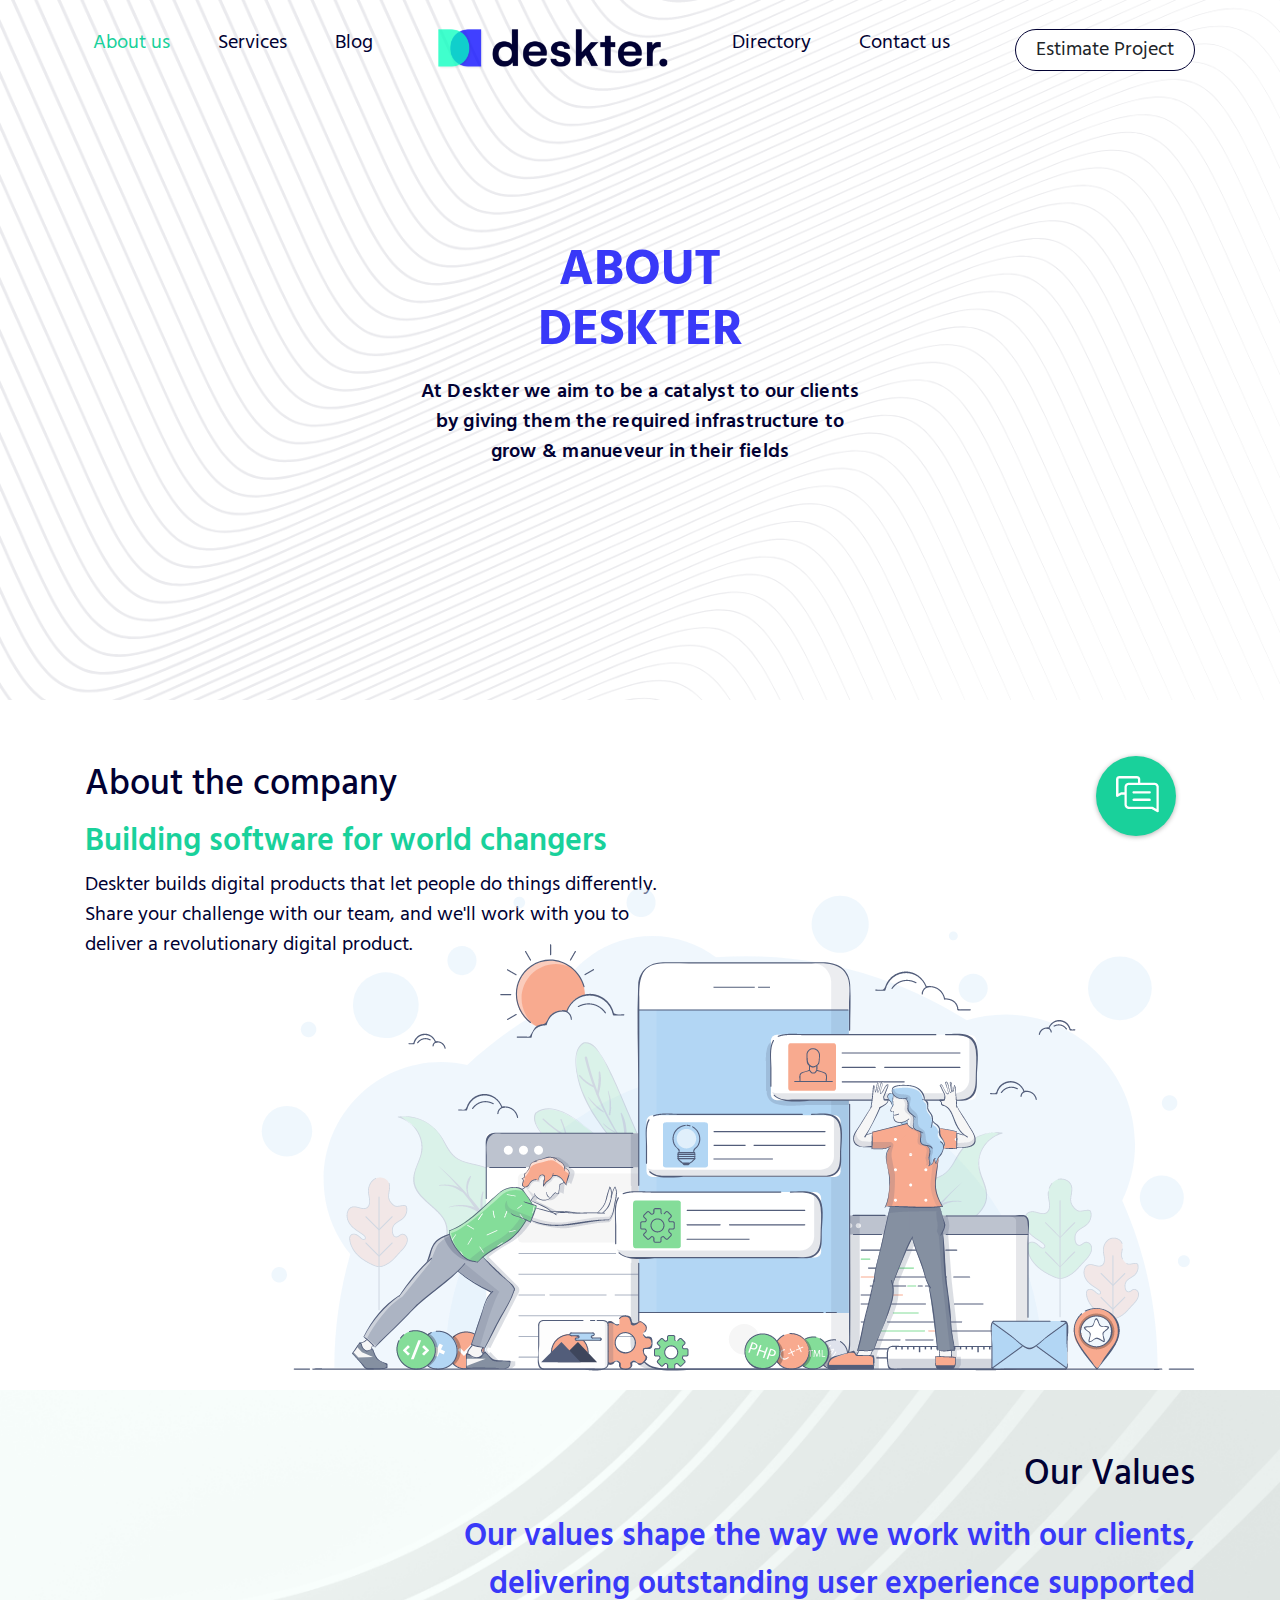
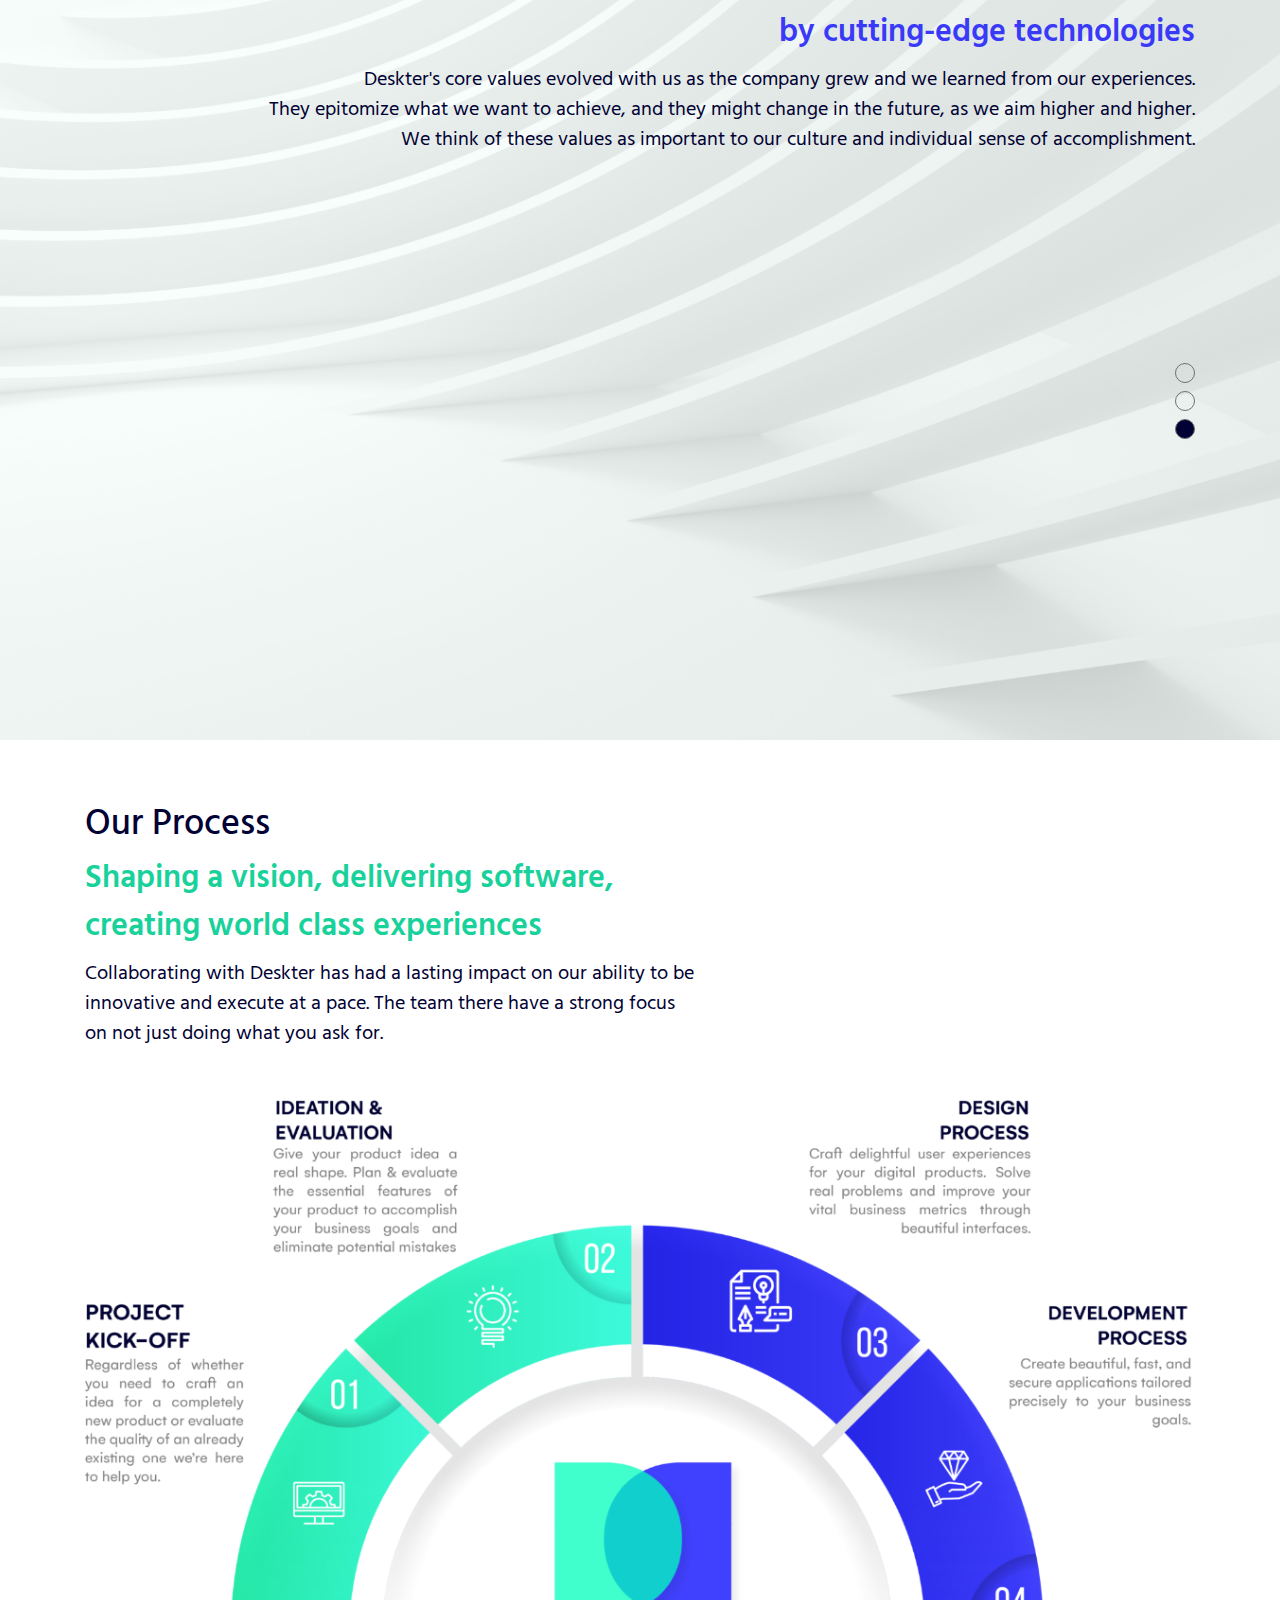
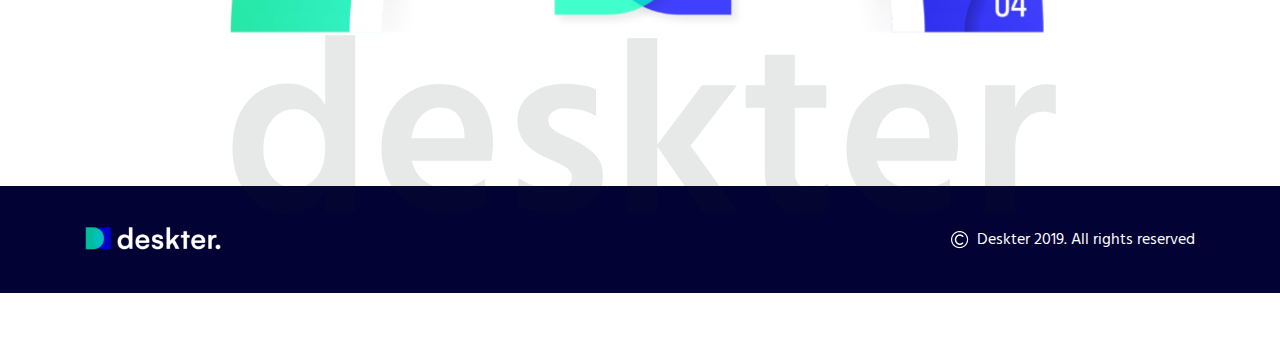
<file: index.html>
<!DOCTYPE html>
<html lang="en">
<head>
    <meta charset="UTF-8">
    <meta name="viewport" content="width=device-width, initial-scale=1.0">
    <meta http-equiv="X-UA-Compatible" content="ie=edge">
    <link rel="stylesheet" href="./css/bootstrap.min.css">
    <link rel="stylesheet" href="./css/style.css">
    <title>Deskter | About us</title>
</head>
<body>
    <header class="header__section">
        <nav class="navbar navbar-expand-lg navbar-light">
            <div class="container">
                <a class="navbar-brand" href="#"><img src="./img/deskter_icon-mobile.png" alt="deskter icon"></a>
                <button class="navbar-toggler" type="button" data-toggle="collapse" data-target="#navbarTogglerDemo02" aria-controls="navbarTogglerDemo02" aria-expanded="false" aria-label="Toggle navigation">
                <span class="navbar-toggler-icon"></span>
                </button>
            
                <div class="collapse navbar-collapse" id="navbarTogglerDemo02">
                <ul class="navbar-nav mr-auto mt-2 mt-lg-0">
                    <li class="nav-item">
                        <a class="nav-link active" href="index.html">About us <span class="sr-only">(current)</span></a>
                    </li>
                    <li class="nav-item">
                        <a class="nav-link" href="services_business.html">Services</a>
                    </li>
                    <li class="nav-item">
                        <a class="nav-link" href="services_technology.html">Blog</a>
                    </li>
                    <li class="nav-item nav-item-icon">
                        <a class="nav-link" href="#"><img src="./img/deskter_icon.png" alt=""></a>
                    </li>
                    <li class="nav-item">
                            <a class="nav-link" href="estimate_technology.html">Directory</a>
                        </li>
                    <li class="nav-item">
                        <a class="nav-link" href="#">Contact us</a>
                    </li>
                </ul>
                    <a href="estimate_business.html"><button class="btn btn-estimate my-2 my-sm-0" type="submit">Estimate Project</button></a>
                </div>
            </div>
        </nav>
        <div class="header__section-text">
            <h1 class="text-center">About <br> Deskter</h1>
            <p class="text-center">At Deskter we aim to be a catalyst to our clients <span class="hide"> <br> </span>
                by giving them the required infrastructure to <span class="hide"> <br> </span>
                grow & manueveur in their fields
            </p>
        </div>
        <div class="chat__icon-wrapper">
            <a href="#"><img src="./img/chat_icon-img.png" alt="" class="m-auto d-block"></a>
        </div>
    </header>
    <section>
        <main class="about__section">
            <div class="container">
                <div class="about__section-wrapper">
                    <h2>About the company</h2>
                    <h3>Building software for world changers</h3>
                    <p>Deskter builds digital products that let people do things differently.<span class="hide"> <br> </span>
                        Share your challenge with our team, and we'll work with you to <span class="hide"> <br> </span>
                        deliver a revolutionary digital product.
                    </p>
                    <div class="about__img-wrapper">
                        <img src="./img/about_img.png" alt="" class="about__img">
                    </div>
                </div>
            </div>
        </main>
        <main class="values__section">
            <div class="container">
                <div class="float-right">
                    <h2>Our Values</h2>
                    <h3>Our values shape the way we work with our clients,<span class="hide"> <br> </span>
                        delivering outstanding user experience supported <span class="hide"> <br> </span>
                        by cutting-edge technologies
                    </h3>
                    <p>Deskter's core values evolved with us as the company grew and we learned from our experiences. <span class="hide"> <br> </span>
                        They epitomize what we want to achieve, and they might change in the future, as we aim higher and higher. <span class="hide"> <br> </span>
                        We think of these values as important to our culture and individual sense of accomplishment.
                    </p>
                </div>
                <div class="float-right div-circle">
                    <div class="circle mb-2 float-right"></div>
                    <div class="circle mb-2 float-right"></div>
                    <div class="circle circle-dark float-right"></div>
                </div>
            </div>
        </main>
        <main class="process__section">
            <div class="container">
                <h2>Our Process</h2>
                <h3>Shaping a vision, delivering software, <span class="hide"> <br> </span>
                    creating world class experiences
                </h3>
                <p>Collaborating with Deskter has had a lasting impact on our ability to be <span class="hide"> <br> </span>
                    innovative and execute at a pace. The team there have a strong focus <span class="hide"> <br> </span>
                    on not just doing what you ask for.
                </p>
                <div class="process__img-wrapper">
                    <img src="./img/process_img.png" alt="">
                    <span class="process__section-deskter">deskter</span>
                </div>
            </div>
        </main>
    </section>
    <footer class="footer__section">
        <div class="container">
            <div class="row footer__section-wrapper">
                <div class="col-md-6 footer__section-icon"><img src="./img/deskter_icon-footer.png" alt=""></div>
                <div class="col-md-6 footer__section-copyright"><img src="./img/copyright_icon.png" alt=""> &nbsp; Deskter 2019. All rights reserved</div>
            </div>
        </div>
    </footer>
</body>
</html>
</file>
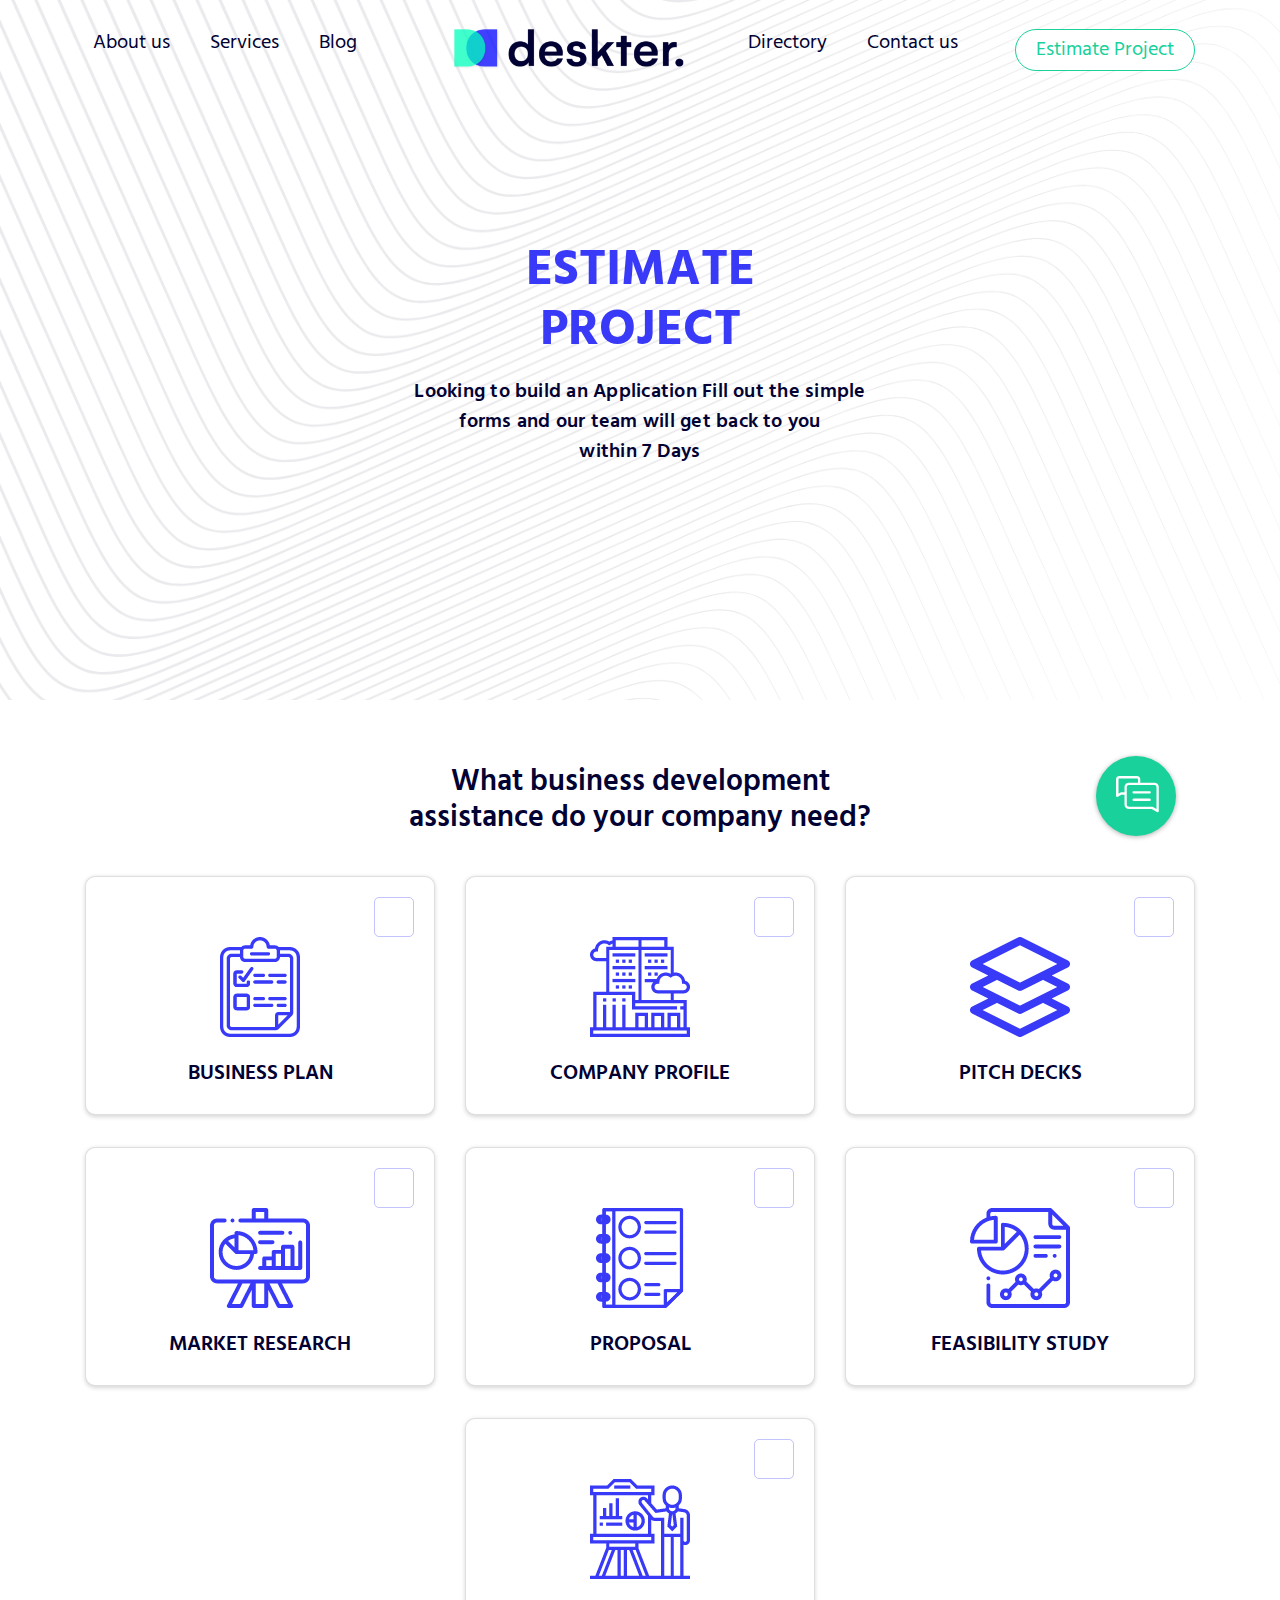
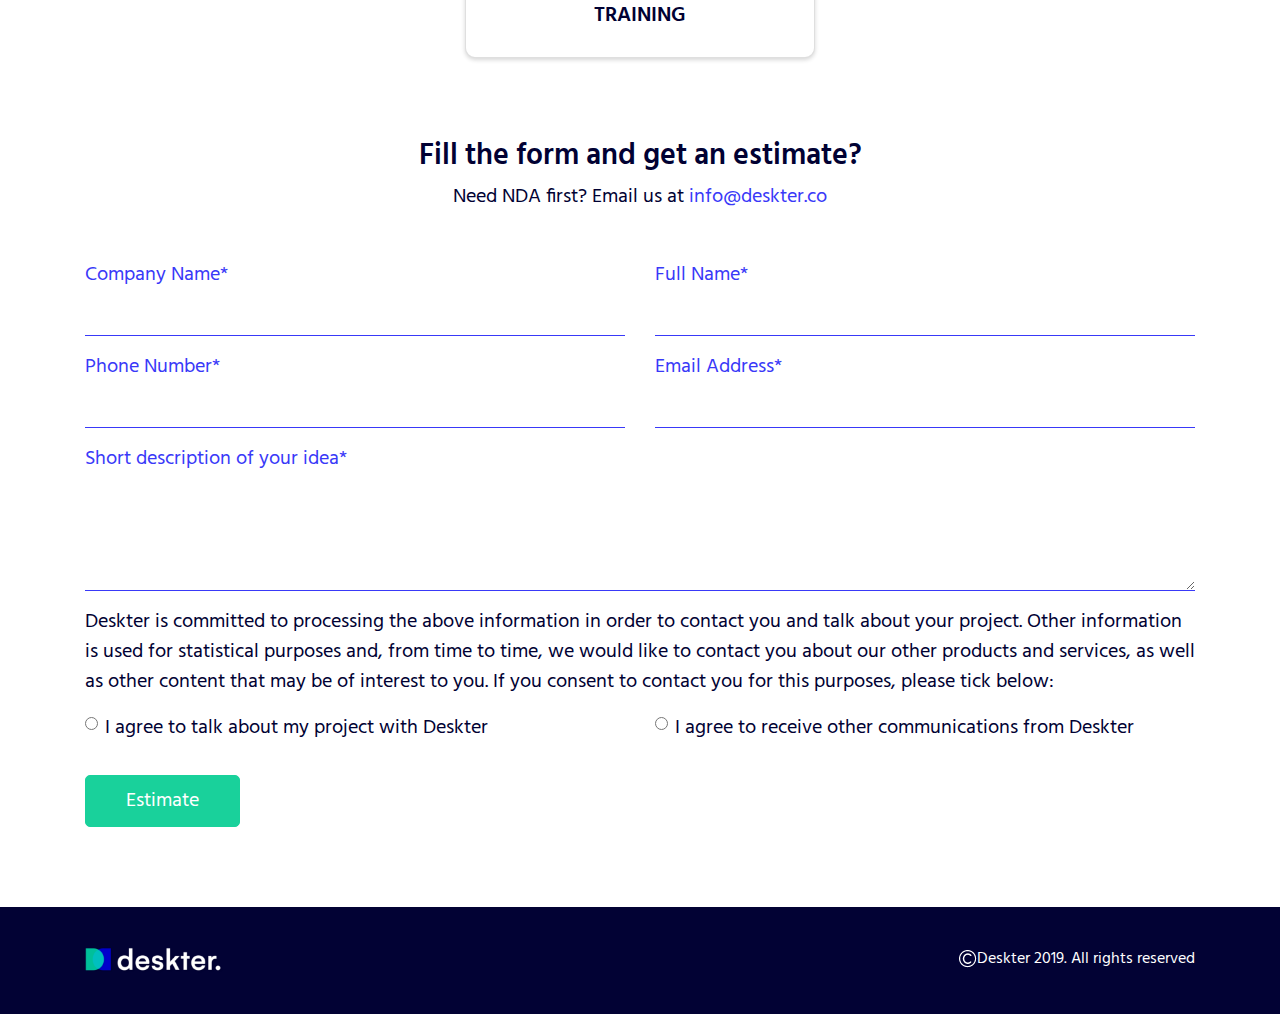
<file: estimate.html>
<!DOCTYPE html>
<html lang="en">
<head>
    <meta charset="UTF-8">
    <meta name="viewport" content="width=device-width, initial-scale=1.0">
    <meta http-equiv="X-UA-Compatible" content="ie=edge">
    <link rel="stylesheet" href="./css/bootstrap.min.css">
    <link rel="stylesheet" href="./css/style.css">
    <title>Deskter | Estimate</title>
</head>
<body>
    <header class="header__section">
        <nav class="navbar navbar-expand-lg navbar-light">
            <div class="container">
                <button class="navbar-toggler" type="button" data-toggle="collapse" data-target="#navbarTogglerDemo02" aria-controls="navbarTogglerDemo02" aria-expanded="false" aria-label="Toggle navigation">
                <span class="navbar-toggler-icon"></span>
                </button>
            
                <div class="collapse navbar-collapse" id="navbarTogglerDemo02">
                <ul class="navbar-nav mr-auto mt-2 mt-lg-0">
                    <li class="nav-item mr-4">
                        <a class="nav-link" href="index.html">About us <span class="sr-only">(current)</span></a>
                    </li>
                    <li class="nav-item mr-4">
                        <a class="nav-link" href="services.html">Services</a>
                    </li>
                    <li class="nav-item">
                        <a class="nav-link" href="#">Blog</a>
                    </li>
                    <li class="nav-item mx-5">
                        <a class="nav-link" href="#"><img src="./img/deskter_icon.png" alt=""></a>
                    </li>
                    <li class="nav-item mr-4">
                            <a class="nav-link" href="#">Directory</a>
                        </li>
                    <li class="nav-item">
                        <a class="nav-link" href="#">Contact us</a>
                    </li>
                </ul>
                <a href="estimate.html"><button class="btn btn-estimate btn-estimate-active active my-2 my-sm-0" type="submit">Estimate Project</button></a>
                </div>
            </div>
        </nav>
        <div class="header__section-text">
            <h1 class="text-center">Estimate <br> Project</h1>
            <p class="text-center">Looking to build an Application Fill out the simple <br> 
                forms and our team will get back to you <br>
                within 7 Days
            </p>
        </div>
        <div class="chat__icon-wrapper">
            <a href="#"><img src="./img/chat_icon-img.png" alt="" class="m-auto d-block"></a>
        </div>
    </header>
    <section>
        <div class="container">
            <main class="what__business">
                <h2 class="text-center">What business development <br>
                    assistance do your company need?
                </h2>
                <div class="row">
                    <div class="col-md-4">
                        <div class="card">
                            <div class="card-body">
                                <div class="rectangle"></div>
                                <img src="./img/estimate_business_plan-img.png" alt="" class="m-auto d-block">
                                <h4 class="text-center">Business Plan</h4>
                            </div>
                        </div>
                    </div>
                    <div class="col-md-4">
                        <div class="card">
                            <div class="card-body">
                                <div class="rectangle"></div>
                                <img src="./img/estimate_company_profile-img.png" alt="" class="m-auto d-block">
                                <h4 class="text-center">Company Profile</h4>
                            </div>
                        </div>
                    </div>
                    <div class="col-md-4">
                        <div class="card">
                            <div class="card-body">
                                <div class="rectangle"></div>
                                <img src="./img/estimate_pitch_decks-img.png" alt="" class="m-auto d-block">
                                <h4 class="text-center">Pitch Decks</h4>
                            </div>
                        </div>
                    </div>
                    <div class="col-md-4">
                        <div class="card">
                            <div class="card-body">
                                <div class="rectangle"></div>
                                <img src="./img/estimate_market_research-img.png" alt="" class="m-auto d-block">
                                <h4 class="text-center">Market Research</h4>
                            </div>
                        </div>
                    </div>
                    <div class="col-md-4">
                        <div class="card">
                            <div class="card-body">
                                <div class="rectangle"></div>
                                <img src="./img/estimate_proposal-img.png" alt="" class="m-auto d-block">
                                <h4 class="text-center">Proposal</h4>
                            </div>
                        </div>
                    </div>
                    <div class="col-md-4">
                        <div class="card">
                            <div class="card-body">
                                <div class="rectangle"></div>
                                <img src="./img/estimate_feasibility_study-img.png" alt="" class="m-auto d-block">
                                <h4 class="text-center">Feasibility Study</h4>
                            </div>
                        </div>
                    </div>
                    <div class="col-md-4"></div>
                    <div class="col-md-4">
                        <div class="card">
                            <div class="card-body">
                                <div class="rectangle"></div>
                                <img src="./img/estimate_training-img.png" alt="" class="m-auto d-block">
                                <h4 class="text-center">Training</h4>
                            </div>
                        </div>
                    </div>
                    <div class="col-md-4"></div>
                </div>
            </main>
            <main class="form__section">
                <div class="form__section-header">
                    <h2>Fill the form and get an estimate?</h2>
                    <p>Need NDA first? Email us at <a href="">info@deskter.co</a> </p>
                </div>
                <div class="form__section-form">
                    <form action="" method="">
                        <div class="row">
                            <div class="col">
                                <div class="form-group">
                                    <label for="">Company Name*</label>
                                    <input type="text" class="form-control">
                                </div>
                            </div>
                            <div class="col">
                                <div class="form-group">
                                    <label for="">Full Name*</label>
                                    <input type="text" class="form-control">
                                </div>
                            </div>
                        </div>
                        <div class="row">
                            <div class="col">
                                <div class="form-group">
                                    <label for="">Phone Number*</label>
                                    <input type="text" class="form-control">
                                </div>
                            </div>
                            <div class="col">
                                <div class="form-group">
                                    <label for="">Email Address*</label>
                                    <input type="text" class="form-control">
                                </div>
                            </div>
                        </div>
                        <div class="row">
                            <div class="col">
                                <div class="form-group">
                                    <label for="">Short description of your idea*</label>
                                    <textarea class="form-control" rows="4"></textarea>
                                </div>
                            </div>
                        </div>
                        <p>Deskter is committed to processing the above information in order to contact you and talk about
                            your project. Other information is used
                            for statistical purposes and, from time to time, we would like to contact you about our other
                            products and services, as well as other
                            content that may be of interest to you. If you consent to contact you for this purposes,
                            please tick below: <br>
                        </p>
                        <div class="row">
                            <div class="col">
                                <div class="form-check">
                                    <input type="radio" class="form-check-input">
                                    <label for="" class="form-check-label">I agree to talk about my project with Deskter</label>
                                </div>
                            </div>
                            <div class="col">
                                <div class="form-check">
                                    <input type="radio" class="form-check-input">
                                    <label for="" class="form-check-label">I agree to receive other communications from Deskter</label>
                                </div>
                            </div>
                        </div>
                        <button type="submit">Estimate</button>
                    </form>
                </div>
            </main>
        </div>
    </section>
    <footer class="footer__section">
        <div class="container">
            <span class="footer__section-icon"><img src="./img/deskter_icon-footer.png" alt=""></span>
            <span class="footer__section-copyright float-right"><img src="./img/copyright_icon.png" alt=""> Deskter 2019. All rights reserved</span>
        </div>
    </footer>
</body>
</html>
</file>
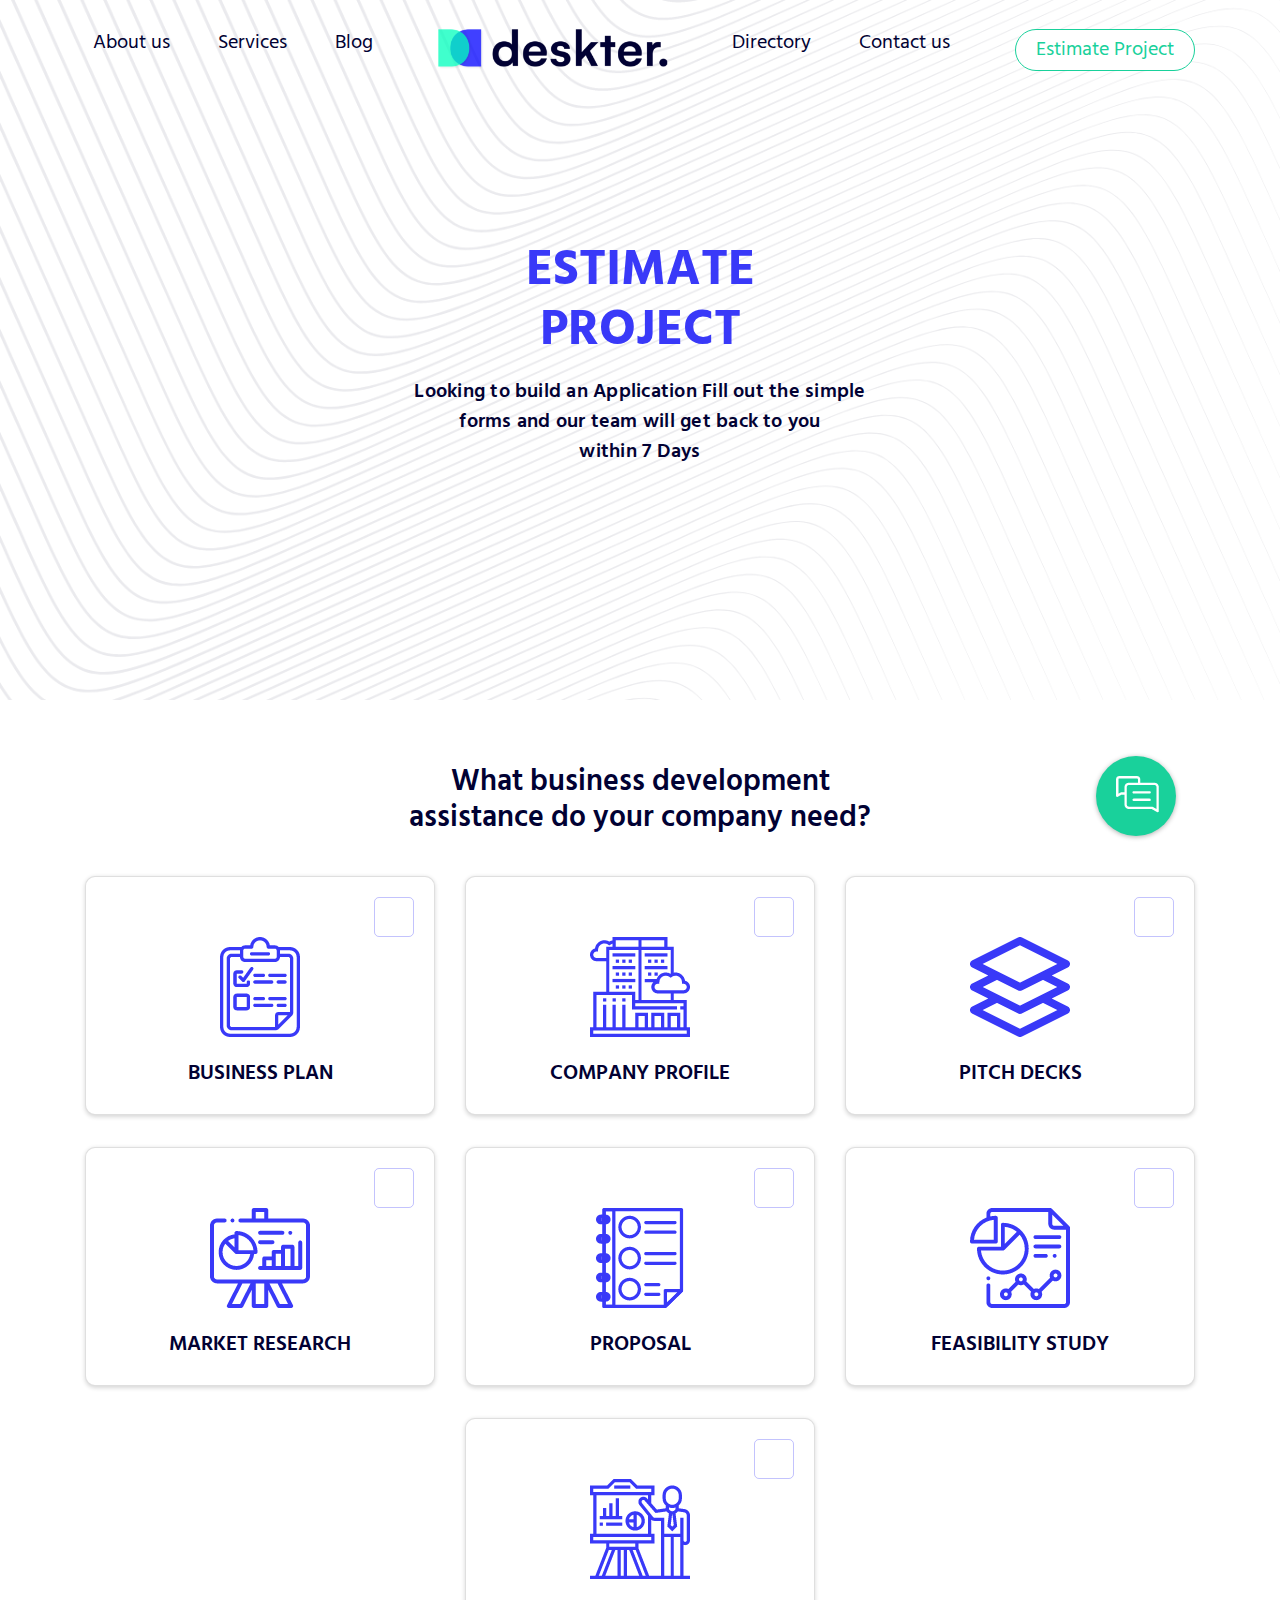
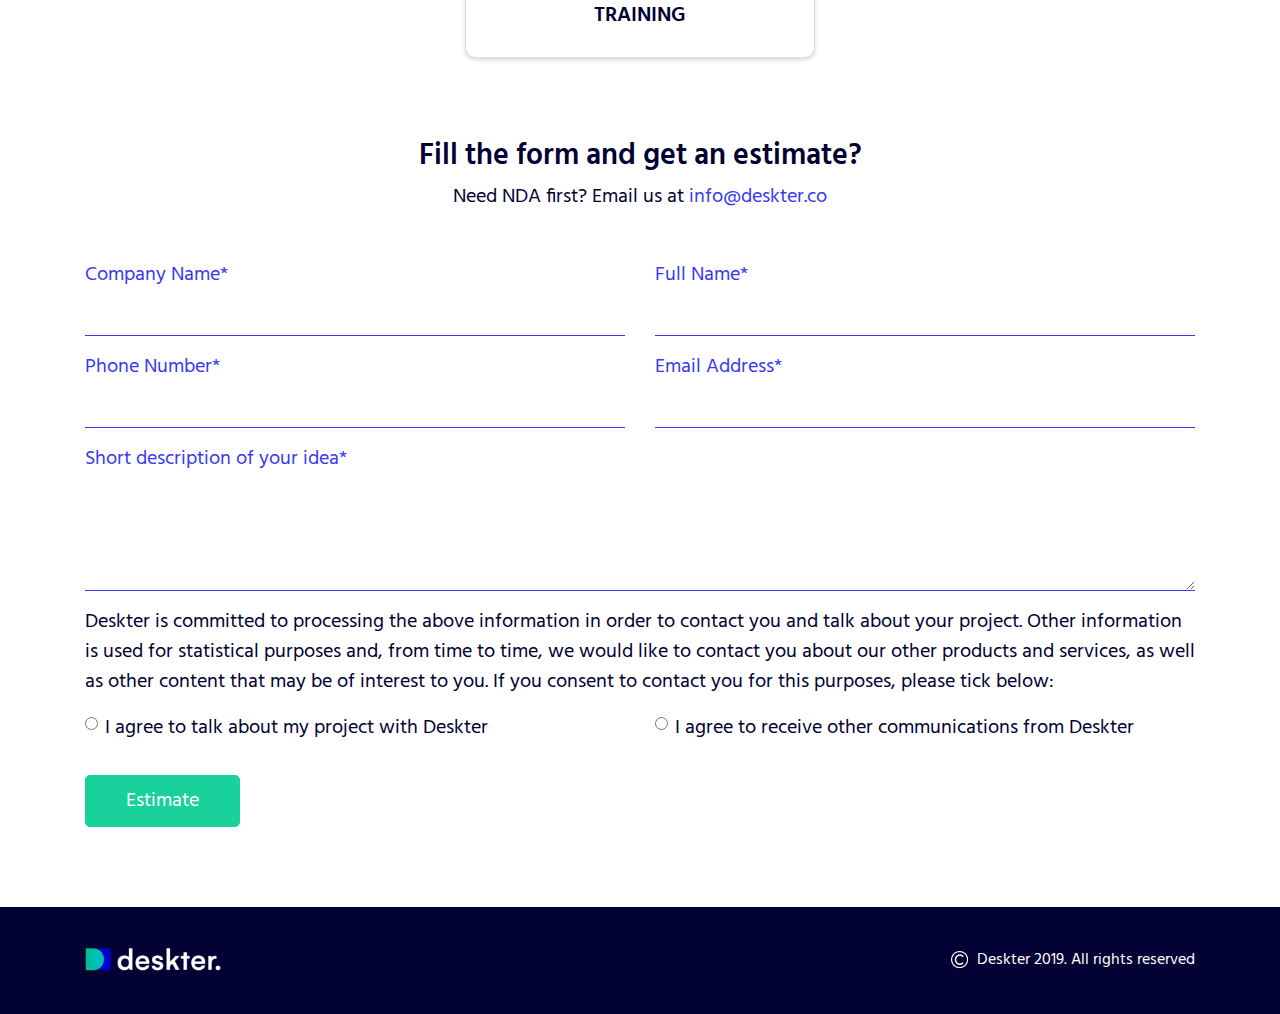
<file: estimate_business.html>
<!DOCTYPE html>
<html lang="en">
<head>
    <meta charset="UTF-8">
    <meta name="viewport" content="width=device-width, initial-scale=1.0">
    <meta http-equiv="X-UA-Compatible" content="ie=edge">
    <link rel="stylesheet" href="./css/bootstrap.min.css">
    <link rel="stylesheet" href="./css/style.css">
    <title>Deskter | Estimate</title>
</head>
<body>
    <header class="header__section">
        <nav class="navbar navbar-expand-lg navbar-light">
            <div class="container">
                <a class="navbar-brand" href="#"><img src="./img/deskter_icon-mobile.png" alt="deskter icon"></a>
                <button class="navbar-toggler" type="button" data-toggle="collapse" data-target="#navbarTogglerDemo02" aria-controls="navbarTogglerDemo02" aria-expanded="false" aria-label="Toggle navigation">
                <span class="navbar-toggler-icon"></span>
                </button>
            
                <div class="collapse navbar-collapse" id="navbarTogglerDemo02">
                <ul class="navbar-nav mr-auto mt-2 mt-lg-0">
                    <li class="nav-item">
                        <a class="nav-link" href="index.html">About us <span class="sr-only">(current)</span></a>
                    </li>
                    <li class="nav-item">
                        <a class="nav-link" href="services_business.html">Services</a>
                    </li>
                    <li class="nav-item">
                        <a class="nav-link" href="services_technology.html">Blog</a>
                    </li>
                    <li class="nav-item nav-item-icon">
                        <a class="nav-link" href="#"><img src="./img/deskter_icon.png" alt=""></a>
                    </li>
                    <li class="nav-item">
                            <a class="nav-link" href="estimate_technology.html">Directory</a>
                        </li>
                    <li class="nav-item">
                        <a class="nav-link" href="#">Contact us</a>
                    </li>
                </ul>
                <a href="estimate_business.html"><button class="btn btn-estimate btn-estimate-active active my-2 my-sm-0" type="submit">Estimate Project</button></a>
                </div>
            </div>
        </nav>
        <div class="header__section-text">
            <h1 class="text-center">Estimate <br> Project</h1>
            <p class="text-center">Looking to build an Application Fill out the simple <span class="hide"> <br> </span>
                forms and our team will get back to you <span class="hide"> <br> </span>
                within 7 Days
            </p>
        </div>
        <div class="chat__icon-wrapper">
            <a href="#"><img src="./img/chat_icon-img.png" alt="" class="m-auto d-block"></a>
        </div>
    </header>
    <section>
        <div class="container">
            <main class="what__business">
                <h2 class="text-center">What business development <br>
                    assistance do your company need?
                </h2>
                <div class="row">
                    <div class="col-md-4">
                        <div class="card">
                            <div class="card-body">
                                <div class="rectangle"></div>
                                <img src="./img/estimate_business_plan-img.png" alt="" class="m-auto d-block">
                                <h4 class="text-center">Business Plan</h4>
                            </div>
                        </div>
                    </div>
                    <div class="col-md-4">
                        <div class="card">
                            <div class="card-body">
                                <div class="rectangle"></div>
                                <img src="./img/estimate_company_profile-img.png" alt="" class="m-auto d-block">
                                <h4 class="text-center">Company Profile</h4>
                            </div>
                        </div>
                    </div>
                    <div class="col-md-4">
                        <div class="card">
                            <div class="card-body">
                                <div class="rectangle"></div>
                                <img src="./img/estimate_pitch_decks-img.png" alt="" class="m-auto d-block">
                                <h4 class="text-center">Pitch Decks</h4>
                            </div>
                        </div>
                    </div>
                    <div class="col-md-4">
                        <div class="card">
                            <div class="card-body">
                                <div class="rectangle"></div>
                                <img src="./img/estimate_market_research-img.png" alt="" class="m-auto d-block">
                                <h4 class="text-center">Market Research</h4>
                            </div>
                        </div>
                    </div>
                    <div class="col-md-4">
                        <div class="card">
                            <div class="card-body">
                                <div class="rectangle"></div>
                                <img src="./img/estimate_proposal-img.png" alt="" class="m-auto d-block">
                                <h4 class="text-center">Proposal</h4>
                            </div>
                        </div>
                    </div>
                    <div class="col-md-4">
                        <div class="card">
                            <div class="card-body">
                                <div class="rectangle"></div>
                                <img src="./img/estimate_feasibility_study-img.png" alt="" class="m-auto d-block">
                                <h4 class="text-center">Feasibility Study</h4>
                            </div>
                        </div>
                    </div>
                    <div class="col-md-4 offset-md-4">
                        <div class="card">
                            <div class="card-body">
                                <div class="rectangle"></div>
                                <img src="./img/estimate_training-img.png" alt="" class="m-auto d-block">
                                <h4 class="text-center">Training</h4>
                            </div>
                        </div>
                    </div>
                </div>
            </main>
            <main class="form__section">
                <div class="form__section-header">
                    <h2>Fill the form and get an estimate?</h2>
                    <p>Need NDA first? Email us at <a href="">info@deskter.co</a> </p>
                </div>
                <div class="form__section-form">
                    <form action="" method="">
                        <div class="row">
                            <div class="col-md-6">
                                <div class="form-group">
                                    <label for="">Company Name*</label>
                                    <input type="text" class="form-control">
                                </div>
                            </div>
                            <div class="col-md-6">
                                <div class="form-group">
                                    <label for="">Full Name*</label>
                                    <input type="text" class="form-control">
                                </div>
                            </div>
                        </div>
                        <div class="row">
                            <div class="col-md-6">
                                <div class="form-group">
                                    <label for="">Phone Number*</label>
                                    <input type="text" class="form-control">
                                </div>
                            </div>
                            <div class="col-md-6">
                                <div class="form-group">
                                    <label for="">Email Address*</label>
                                    <input type="text" class="form-control">
                                </div>
                            </div>
                        </div>
                        <div class="row">
                            <div class="col-md-12">
                                <div class="form-group">
                                    <label for="">Short description of your idea*</label>
                                    <textarea class="form-control" rows="4"></textarea>
                                </div>
                            </div>
                        </div>
                        <p>Deskter is committed to processing the above information in order to contact you and talk about
                            your project. Other information is used
                            for statistical purposes and, from time to time, we would like to contact you about our other
                            products and services, as well as other
                            content that may be of interest to you. If you consent to contact you for this purposes,
                            please tick below: <br>
                        </p>
                        <div class="row">
                            <div class="col-md-6">
                                <div class="form-check">
                                    <input type="radio" class="form-check-input">
                                    <label for="" class="form-check-label">I agree to talk about my project with Deskter</label>
                                </div>
                            </div>
                            <div class="col-md-6">
                                <div class="form-check">
                                    <input type="radio" class="form-check-input">
                                    <label for="" class="form-check-label">I agree to receive other communications from Deskter</label>
                                </div>
                            </div>
                        </div>
                        <button type="submit">Estimate</button>
                    </form>
                </div>
            </main>
        </div>
    </section>
    <footer class="footer__section">
        <div class="container">
            <div class="row footer__section-wrapper">
                <div class="col-md-6 footer__section-icon"><img src="./img/deskter_icon-footer.png" alt=""></div>
                <div class="col-md-6 footer__section-copyright"><img src="./img/copyright_icon.png" alt=""> &nbsp; Deskter 2019. All rights reserved</div>
            </div>
        </div>
    </footer>
</body>
</html>
</file>
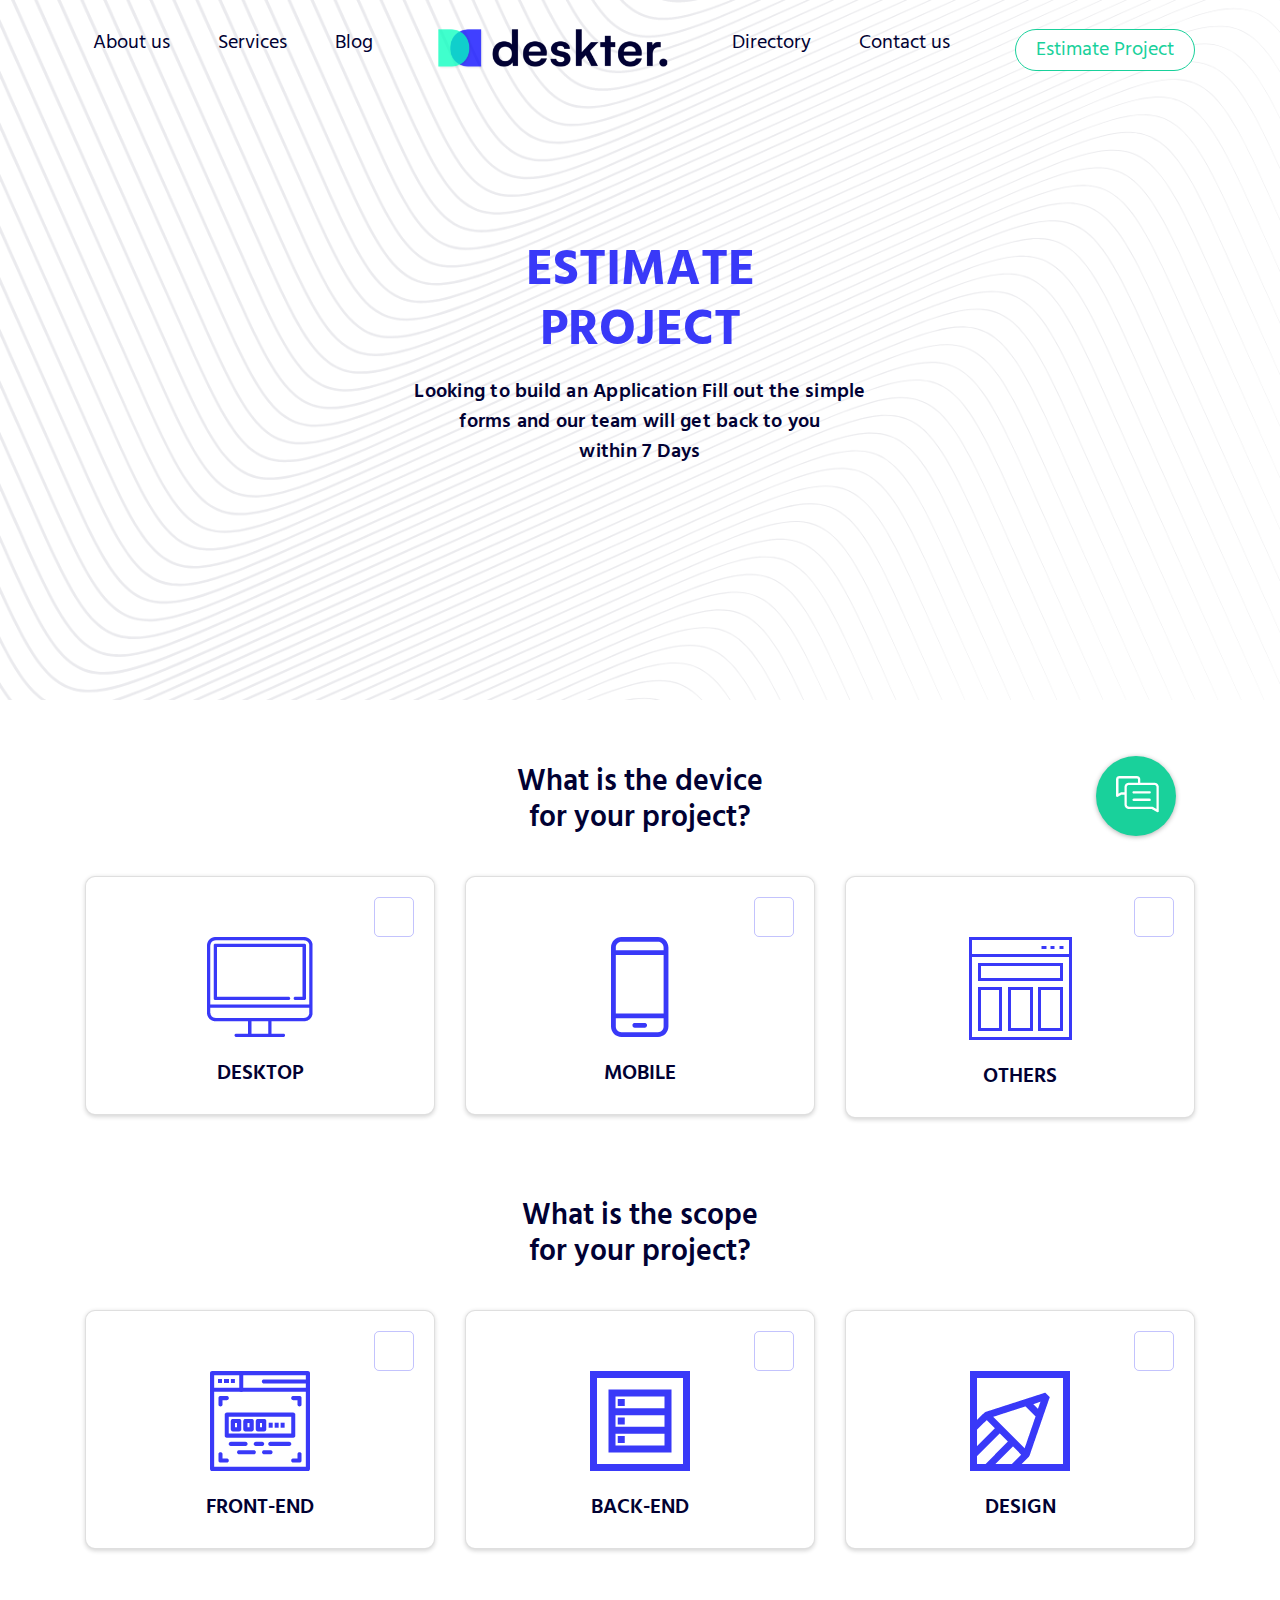
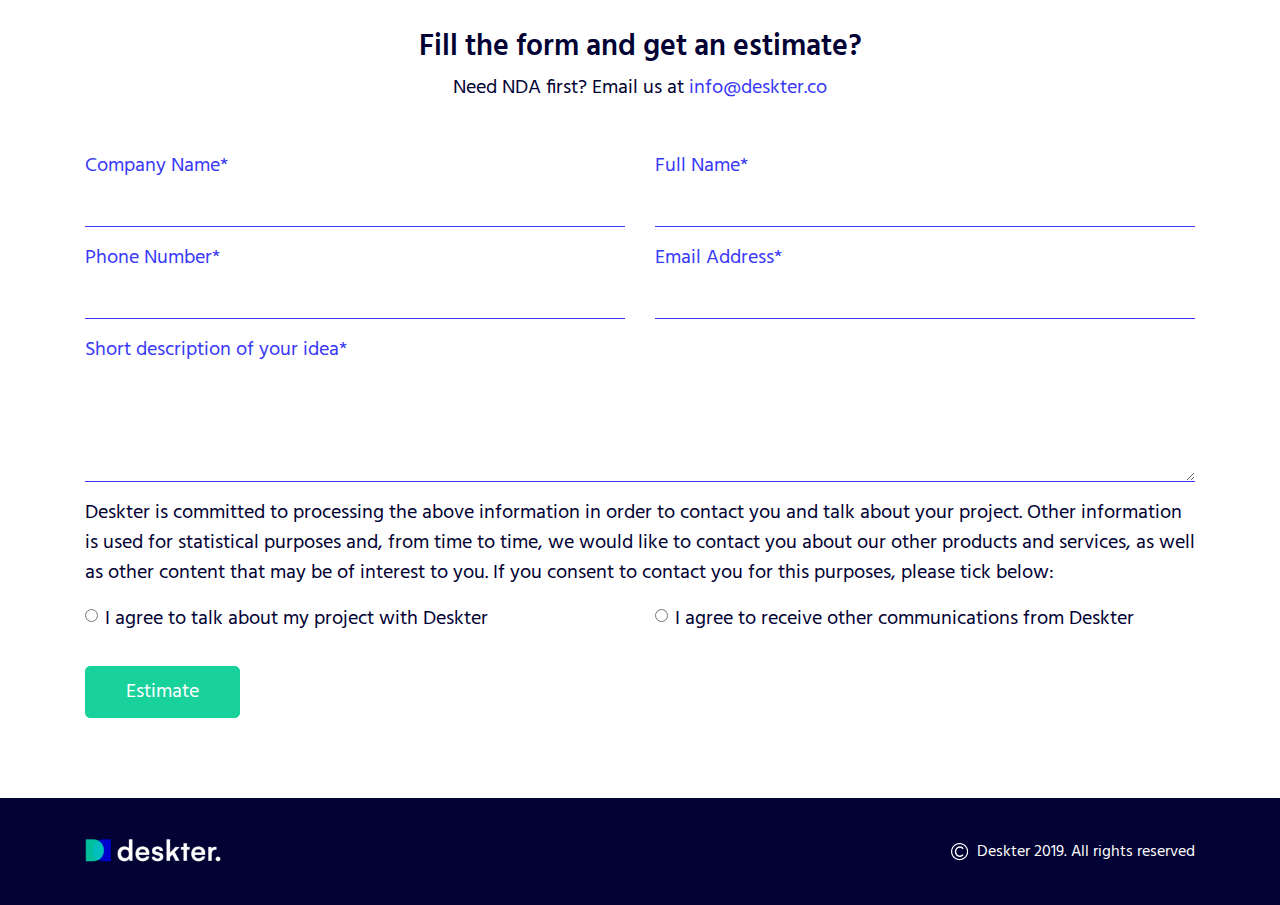
<file: estimate_technology.html>
<!DOCTYPE html>
<html lang="en">
<head>
    <meta charset="UTF-8">
    <meta name="viewport" content="width=device-width, initial-scale=1.0">
    <meta http-equiv="X-UA-Compatible" content="ie=edge">
    <link rel="stylesheet" href="./css/bootstrap.min.css">
    <link rel="stylesheet" href="./css/style.css">
    <title>Deskter | Estimate</title>
</head>
<body>
    <header class="header__section">
        <nav class="navbar navbar-expand-lg navbar-light">
            <div class="container">
                <a class="navbar-brand" href="#"><img src="./img/deskter_icon-mobile.png" alt="deskter icon"></a>
                <button class="navbar-toggler" type="button" data-toggle="collapse" data-target="#navbarTogglerDemo02" aria-controls="navbarTogglerDemo02" aria-expanded="false" aria-label="Toggle navigation">
                <span class="navbar-toggler-icon"></span>
                </button>
            
                <div class="collapse navbar-collapse" id="navbarTogglerDemo02">
                <ul class="navbar-nav mr-auto mt-2 mt-lg-0">
                    <li class="nav-item">
                        <a class="nav-link" href="index.html">About us <span class="sr-only">(current)</span></a>
                    </li>
                    <li class="nav-item">
                        <a class="nav-link" href="services_business.html">Services</a>
                    </li>
                    <li class="nav-item">
                        <a class="nav-link" href="services_technology.html">Blog</a>
                    </li>
                    <li class="nav-item nav-item-icon">
                        <a class="nav-link" href="#"><img src="./img/deskter_icon.png" alt=""></a>
                    </li>
                    <li class="nav-item">
                            <a class="nav-link" href="estimate_technology.html">Directory</a>
                        </li>
                    <li class="nav-item">
                        <a class="nav-link" href="#">Contact us</a>
                    </li>
                </ul>
                <a href="estimate_business.html"><button class="btn btn-estimate btn-estimate-active active my-2 my-sm-0" type="submit">Estimate Project</button></a>
                </div>
            </div>
        </nav>
        <div class="header__section-text">
            <h1 class="text-center">Estimate <br> Project</h1>
            <p class="text-center">Looking to build an Application Fill out the simple <span class="hide"> <br> </span>
                forms and our team will get back to you <span class="hide"> <br> </span>
                within 7 Days
            </p>
        </div>
        <div class="chat__icon-wrapper">
            <a href="#"><img src="./img/chat_icon-img.png" alt="" class="m-auto d-block"></a>
        </div>
    </header>
    <section>
        <div class="container">
            <main class="what__business">
                <h2 class="text-center">What is the device <br>
                    for your project?
                </h2>
                <div class="row">
                    <div class="col-md-4">
                        <div class="card">
                            <div class="card-body">
                                <div class="rectangle"></div>
                                <img src="./img/desktop_img.png" alt="" class="m-auto d-block">
                                <h4 class="text-center">Desktop</h4>
                            </div>
                        </div>
                    </div>
                    <div class="col-md-4">
                        <div class="card">
                            <div class="card-body">
                                <div class="rectangle"></div>
                                <img src="./img/mobile_img.png" alt="" class="m-auto d-block">
                                <h4 class="text-center">Mobile</h4>
                            </div>
                        </div>
                    </div>
                    <div class="col-md-4">
                        <div class="card">
                            <div class="card-body">
                                <div class="rectangle"></div>
                                <img src="./img/others_img.png" alt="" class="m-auto d-block">
                                <h4 class="text-center">Others</h4>
                            </div>
                        </div>
                    </div>
                    <div class="col-md-12">
                        <h2 class="text-center">What is the scope <br>
                            for your project?
                        </h2>
                    </div>
                    <div class="col-md-4">
                        <div class="card">
                            <div class="card-body">
                                <div class="rectangle"></div>
                                <img src="./img/frontend_img.png" alt="" class="m-auto d-block">
                                <h4 class="text-center">Front-end</h4>
                            </div>
                        </div>
                    </div>
                    <div class="col-md-4">
                        <div class="card">
                            <div class="card-body">
                                <div class="rectangle"></div>
                                <img src="./img/backend_img.png" alt="" class="m-auto d-block">
                                <h4 class="text-center">Back-end</h4>
                            </div>
                        </div>
                    </div>
                    <div class="col-md-4">
                        <div class="card">
                            <div class="card-body">
                                <div class="rectangle"></div>
                                <img src="./img/design_img.png" alt="" class="m-auto d-block">
                                <h4 class="text-center">Design</h4>
                            </div>
                        </div>
                    </div>
                </div>
            </main>
            <main class="form__section">
                <div class="form__section-header">
                    <h2>Fill the form and get an estimate?</h2>
                    <p>Need NDA first? Email us at <a href="">info@deskter.co</a> </p>
                </div>
                <div class="form__section-form">
                    <form action="" method="">
                        <div class="row">
                            <div class="col-md-6">
                                <div class="form-group">
                                    <label for="">Company Name*</label>
                                    <input type="text" class="form-control">
                                </div>
                            </div>
                            <div class="col-md-6">
                                <div class="form-group">
                                    <label for="">Full Name*</label>
                                    <input type="text" class="form-control">
                                </div>
                            </div>
                        </div>
                        <div class="row">
                            <div class="col-md-6">
                                <div class="form-group">
                                    <label for="">Phone Number*</label>
                                    <input type="text" class="form-control">
                                </div>
                            </div>
                            <div class="col-md-6">
                                <div class="form-group">
                                    <label for="">Email Address*</label>
                                    <input type="text" class="form-control">
                                </div>
                            </div>
                        </div>
                        <div class="row">
                            <div class="col-md-12">
                                <div class="form-group">
                                    <label for="">Short description of your idea*</label>
                                    <textarea class="form-control" rows="4"></textarea>
                                </div>
                            </div>
                        </div>
                        <p>Deskter is committed to processing the above information in order to contact you and talk about
                            your project. Other information is used
                            for statistical purposes and, from time to time, we would like to contact you about our other
                            products and services, as well as other
                            content that may be of interest to you. If you consent to contact you for this purposes,
                            please tick below: <br>
                        </p>
                        <div class="row">
                            <div class="col-md-6">
                                <div class="form-check">
                                    <input type="radio" class="form-check-input">
                                    <label for="" class="form-check-label">I agree to talk about my project with Deskter</label>
                                </div>
                            </div>
                            <div class="col-md-6">
                                <div class="form-check">
                                    <input type="radio" class="form-check-input">
                                    <label for="" class="form-check-label">I agree to receive other communications from Deskter</label>
                                </div>
                            </div>
                        </div>
                        <button type="submit">Estimate</button>
                    </form>
                </div>
            </main>
        </div>
    </section>
    <footer class="footer__section">
        <div class="container">
            <div class="row footer__section-wrapper">
                <div class="col-md-6 footer__section-icon"><img src="./img/deskter_icon-footer.png" alt=""></div>
                <div class="col-md-6 footer__section-copyright"><img src="./img/copyright_icon.png" alt=""> &nbsp; Deskter 2019. All rights reserved</div>
            </div>
    </footer>
</body>
</html>
</file>
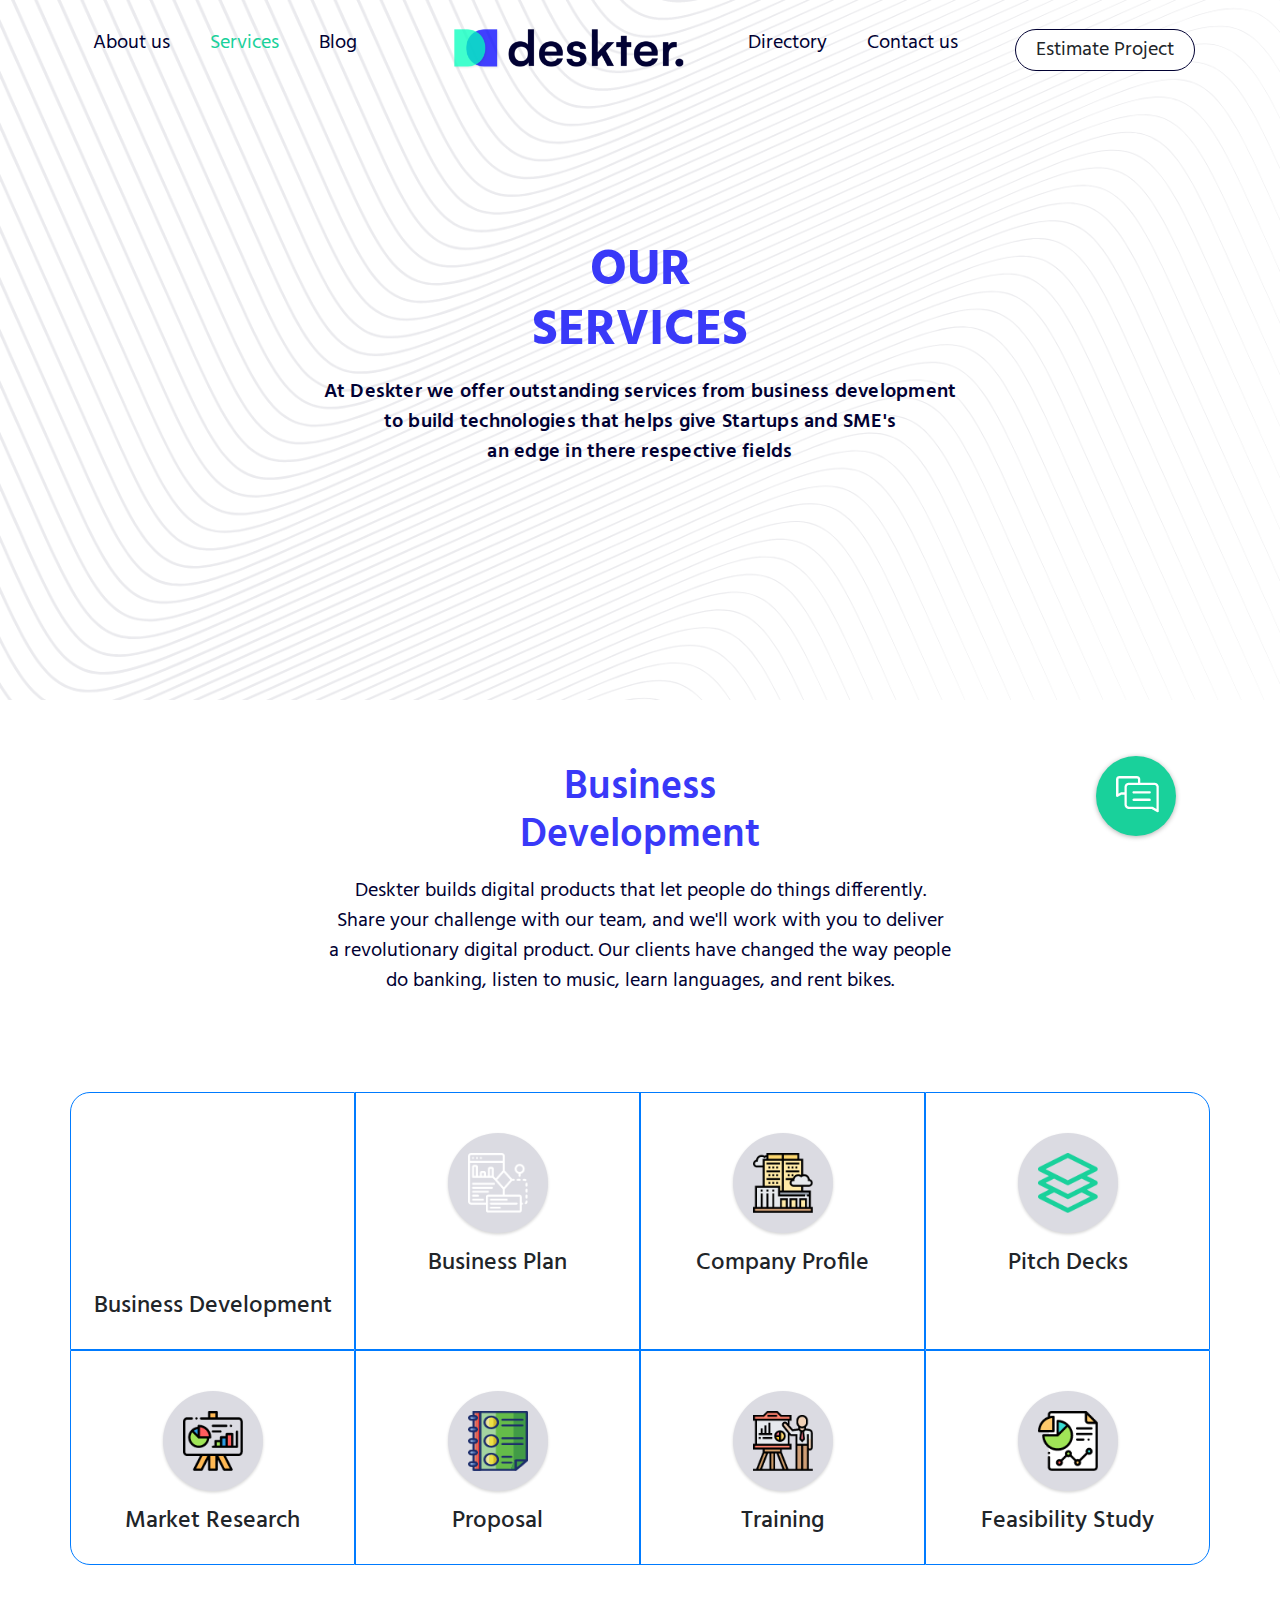
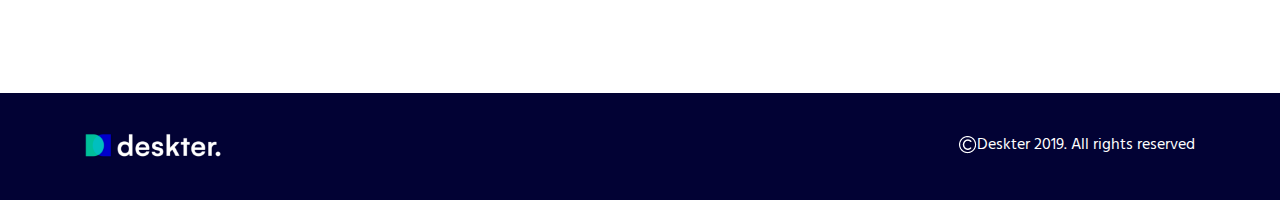
<file: services.html>
<!DOCTYPE html>
<html lang="en">
<head>
    <meta charset="UTF-8">
    <meta name="viewport" content="width=device-width, initial-scale=1.0">
    <meta http-equiv="X-UA-Compatible" content="ie=edge">
    <link rel="stylesheet" href="./css/bootstrap.min.css">
    <link rel="stylesheet" href="./css/style.css">
    <title>Deskter | Services</title>
</head>
<body>
    <header class="header__section">
        <nav class="navbar navbar-expand-lg navbar-light">
            <div class="container">
                <button class="navbar-toggler" type="button" data-toggle="collapse" data-target="#navbarTogglerDemo02" aria-controls="navbarTogglerDemo02" aria-expanded="false" aria-label="Toggle navigation">
                <span class="navbar-toggler-icon"></span>
                </button>
            
                <div class="collapse navbar-collapse" id="navbarTogglerDemo02">
                <ul class="navbar-nav mr-auto mt-2 mt-lg-0">
                    <li class="nav-item mr-4">
                        <a class="nav-link" href="index.html">About us <span class="sr-only">(current)</span></a>
                    </li>
                    <li class="nav-item mr-4">
                        <a class="nav-link active" href="services.html">Services</a>
                    </li>
                    <li class="nav-item">
                        <a class="nav-link" href="#">Blog</a>
                    </li>
                    <li class="nav-item mx-5">
                        <a class="nav-link" href="#"><img src="./img/deskter_icon.png" alt=""></a>
                    </li>
                    <li class="nav-item mr-4">
                            <a class="nav-link" href="#">Directory</a>
                        </li>
                    <li class="nav-item">
                        <a class="nav-link" href="#">Contact us</a>
                    </li>
                </ul>
                <a href="estimate.html"><button class="btn btn-estimate my-2 my-sm-0" type="submit">Estimate Project</button></a>
                </div>
            </div>
        </nav>
        <div class="header__section-text">
            <h1 class="text-center">Our <br> Services</h1>
            <p class="text-center">At Deskter we offer outstanding services from business development <br> 
                to build technologies that helps give Startups and SME's <br>
                an edge in there respective fields
            </p>
        </div>
        <div class="chat__icon-wrapper">
            <a href="#"><img src="./img/chat_icon-img.png" alt="" class="m-auto d-block"></a>
        </div>
    </header>
    <section>
        <div class="container">
            <main class="business__development">
                <h2 class="text-center">Business <br>
                    Development
                </h2>
                <p class="text-center">Deskter builds digital products that let people do things differently. <br>
                    Share your challenge with our team, and we'll work with you to deliver <br>
                    a revolutionary digital product. Our clients have changed the way people <br>
                    do banking, listen to music, learn languages, and rent bikes.
                </p>
            </main>
            <main class="business__development-options">
                <div class="row">
                    <div class="col-md-3 border border-primary">
                        <div class="options__img-wrapper--first">
                            <img src="./img/business_development-img.png" alt="">
                            <h4>Business Development</h4>
                        </div>
                    </div>
                    <div class="col-md-3 border border-primary">
                        <div class="options__img-wrapper">
                            <img src="./img/business_plans-img.png" alt="" class="m-auto d-block">
                        </div>
                        <h4 class="text-center">Business Plan</h4>
                    </div>
                    <div class="col-md-3 border border-primary">
                        <div class="options__img-wrapper">
                            <img src="./img/company_profile-img.png" alt="" class="m-auto d-block">
                        </div>
                        <h4 class="text-center">Company Profile</h4>
                    </div>
                    <div class="col-md-3 border border-primary">
                        <div class="options__img-wrapper">
                            <img src="./img/pitch_decks-img.png" alt="" class="m-auto d-block">
                        </div>
                        <h4 class="text-center">Pitch Decks</h4>
                    </div>
                    <div class="col-md-3 border border-primary">
                        <div class="options__img-wrapper">
                            <img src="./img/market_research-img.png" alt="" class="m-auto d-block">
                        </div>
                        <h4 class="text-center">Market Research</h4>
                    </div>
                    <div class="col-md-3 border border-primary">
                        <div class="options__img-wrapper">
                            <img src="./img/proposal_img.png" alt="" class="m-auto d-block">
                        </div>
                        <h4 class="text-center">Proposal</h4>
                    </div>
                    <div class="col-md-3 border border-primary">
                        <div class="options__img-wrapper">
                            <img src="./img/training_img.png" alt="" class="m-auto d-block">
                        </div>
                        <h4 class="text-center">Training</h4>
                    </div>
                    <div class="col-md-3 border border-primary">
                        <div class="options__img-wrapper">
                            <img src="./img/feasibility_study-img.png" alt="" class="m-auto d-block">
                        </div>
                        <h4 class="text-center">Feasibility Study</h4>
                    </div>
                </div>
            </main>
        </div>
    </section>
    <footer class="footer__section">
        <div class="container">
            <span class="footer__section-icon"><img src="./img/deskter_icon-footer.png" alt=""></span>
            <span class="footer__section-copyright float-right"><img src="./img/copyright_icon.png" alt=""> Deskter 2019. All rights reserved</span>
        </div>
    </footer>
</body>
</html>
</file>
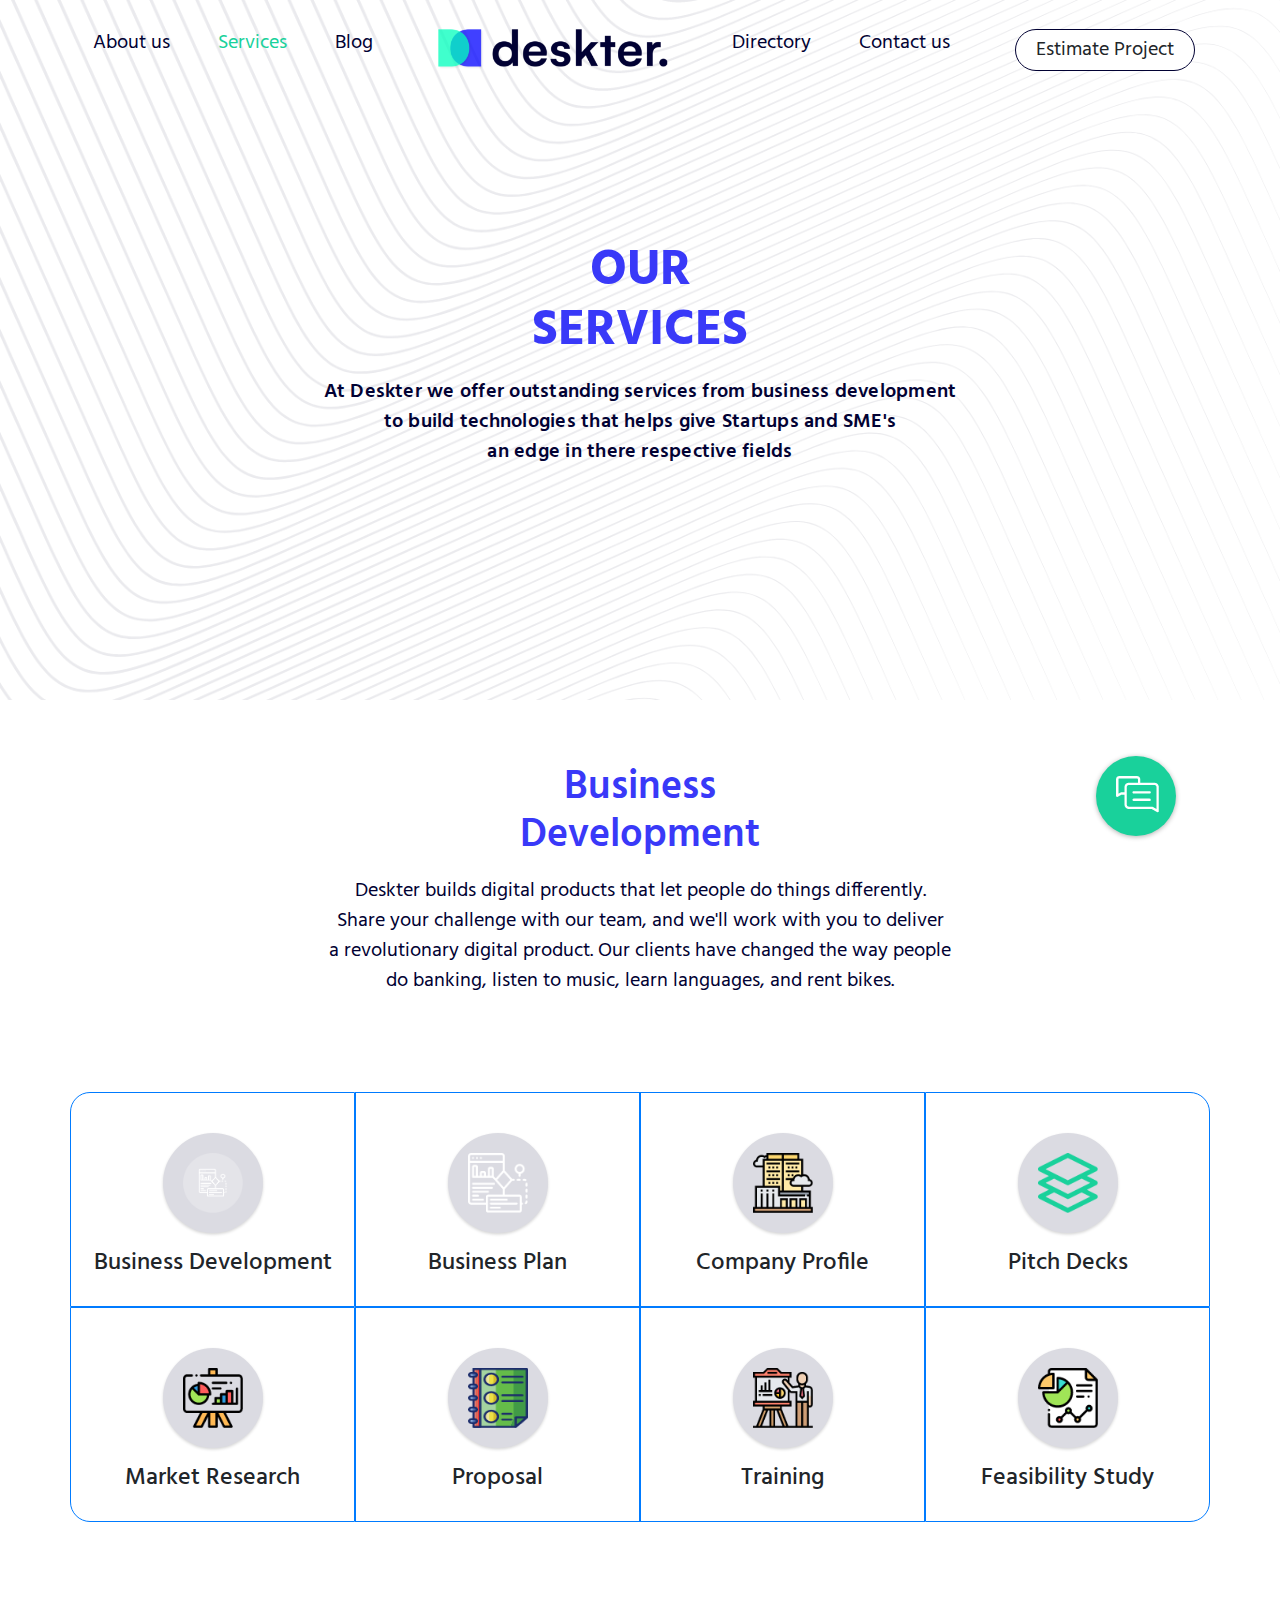
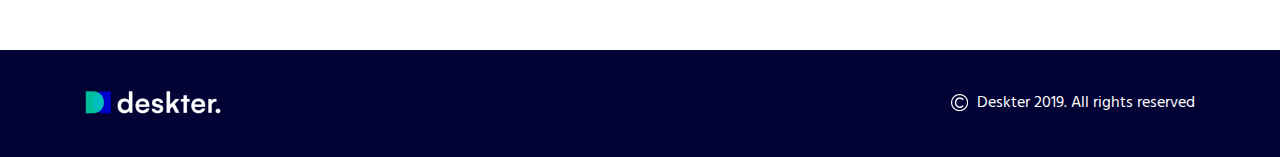
<file: services_business.html>
<!DOCTYPE html>
<html lang="en">
<head>
    <meta charset="UTF-8">
    <meta name="viewport" content="width=device-width, initial-scale=1.0">
    <meta http-equiv="X-UA-Compatible" content="ie=edge">
    <link rel="stylesheet" href="./css/bootstrap.min.css">
    <link rel="stylesheet" href="./css/style.css">
    <title>Deskter | Services</title>
</head>
<body>
    <header class="header__section">
        <nav class="navbar navbar-expand-lg navbar-light">
            <div class="container">
                <a class="navbar-brand" href="#"><img src="./img/deskter_icon-mobile.png" alt="deskter icon"></a>
                <button class="navbar-toggler" type="button" data-toggle="collapse" data-target="#navbarTogglerDemo02" aria-controls="navbarTogglerDemo02" aria-expanded="false" aria-label="Toggle navigation">
                <span class="navbar-toggler-icon"></span>
                </button>
            
                <div class="collapse navbar-collapse" id="navbarTogglerDemo02">
                <ul class="navbar-nav mr-auto mt-2 mt-lg-0">
                    <li class="nav-item">
                        <a class="nav-link" href="index.html">About us <span class="sr-only">(current)</span></a>
                    </li>
                    <li class="nav-item">
                        <a class="nav-link active" href="services_business.html">Services</a>
                    </li>
                    <li class="nav-item">
                        <a class="nav-link" href="services_technology.html">Blog</a>
                    </li>
                    <li class="nav-item nav-item-icon">
                        <a class="nav-link" href="#"><img src="./img/deskter_icon.png" alt=""></a>
                    </li>
                    <li class="nav-item">
                            <a class="nav-link" href="estimate_technology.html">Directory</a>
                        </li>
                    <li class="nav-item">
                        <a class="nav-link" href="#">Contact us</a>
                    </li>
                </ul>
                <a href="estimate_business.html"><button class="btn btn-estimate my-2 my-sm-0" type="submit">Estimate Project</button></a>
                </div>
            </div>
        </nav>
        <div class="header__section-text">
            <h1 class="text-center">Our <br> Services</h1>
            <p class="text-center">At Deskter we offer outstanding services from business development <span class="hide"> <br> </span>
                to build technologies that helps give Startups and SME's <span class="hide"> <br> </span>
                an edge in there respective fields
            </p>
        </div>
        <div class="chat__icon-wrapper">
            <a href="#"><img src="./img/chat_icon-img.png" alt="" class="m-auto d-block"></a>
        </div>
    </header>
    <section>
        <div class="container">
            <main class="business__development">
                <h2 class="text-center">Business <br>
                    Development
                </h2>
                <p class="text-center">Deskter builds digital products that let people do things differently. <span class="hide"> <br> </span>
                    Share your challenge with our team, and we'll work with you to deliver <span class="hide"> <br>
                    a revolutionary digital product. Our clients have changed the way people <span class="hide"> <br> </span>
                    do banking, listen to music, learn languages, and rent bikes.
                </p>
            </main>
            <main class="business__development-options">
                <div class="row">
                    <div class="col-md-3 border border-primary">
                        <div class="options__img-wrapper">
                            <img src="./img/business_development-img.png" alt="">
                        </div>
                        <h4>Business Development</h4>
                    </div>
                    <div class="col-md-3 border border-primary">
                        <div class="options__img-wrapper">
                            <img src="./img/business_plans-img.png" alt="">
                        </div>
                        <h4>Business Plan</h4>
                    </div>
                    <div class="col-md-3 border border-primary">
                        <div class="options__img-wrapper">
                            <img src="./img/company_profile-img.png" alt="">
                        </div>
                        <h4>Company Profile</h4>
                    </div>
                    <div class="col-md-3 border border-primary">
                        <div class="options__img-wrapper">
                            <img src="./img/pitch_decks-img.png" alt="">
                        </div>
                        <h4>Pitch Decks</h4>
                    </div>
                    <div class="col-md-3 border border-primary">
                        <div class="options__img-wrapper">
                            <img src="./img/market_research-img.png" alt="">
                        </div>
                        <h4>Market Research</h4>
                    </div>
                    <div class="col-md-3 border border-primary">
                        <div class="options__img-wrapper">
                            <img src="./img/proposal_img.png" alt="">
                        </div>
                        <h4>Proposal</h4>
                    </div>
                    <div class="col-md-3 border border-primary">
                        <div class="options__img-wrapper">
                            <img src="./img/training_img.png" alt="">
                        </div>
                        <h4>Training</h4>
                    </div>
                    <div class="col-md-3 border border-primary">
                        <div class="options__img-wrapper">
                            <img src="./img/feasibility_study-img.png" alt="">
                        </div>
                        <h4>Feasibility Study</h4>
                    </div>
                </div>
            </main>
        </div>
    </section>
    <footer class="footer__section">
        <div class="container">
            <div class="row footer__section-wrapper">
                <div class="col-md-6 footer__section-icon"><img src="./img/deskter_icon-footer.png" alt=""></div>
                <div class="col-md-6 footer__section-copyright"><img src="./img/copyright_icon.png" alt=""> &nbsp; Deskter 2019. All rights reserved</div>
            </div>
        </div>
    </footer>
</body>
</html>
</file>
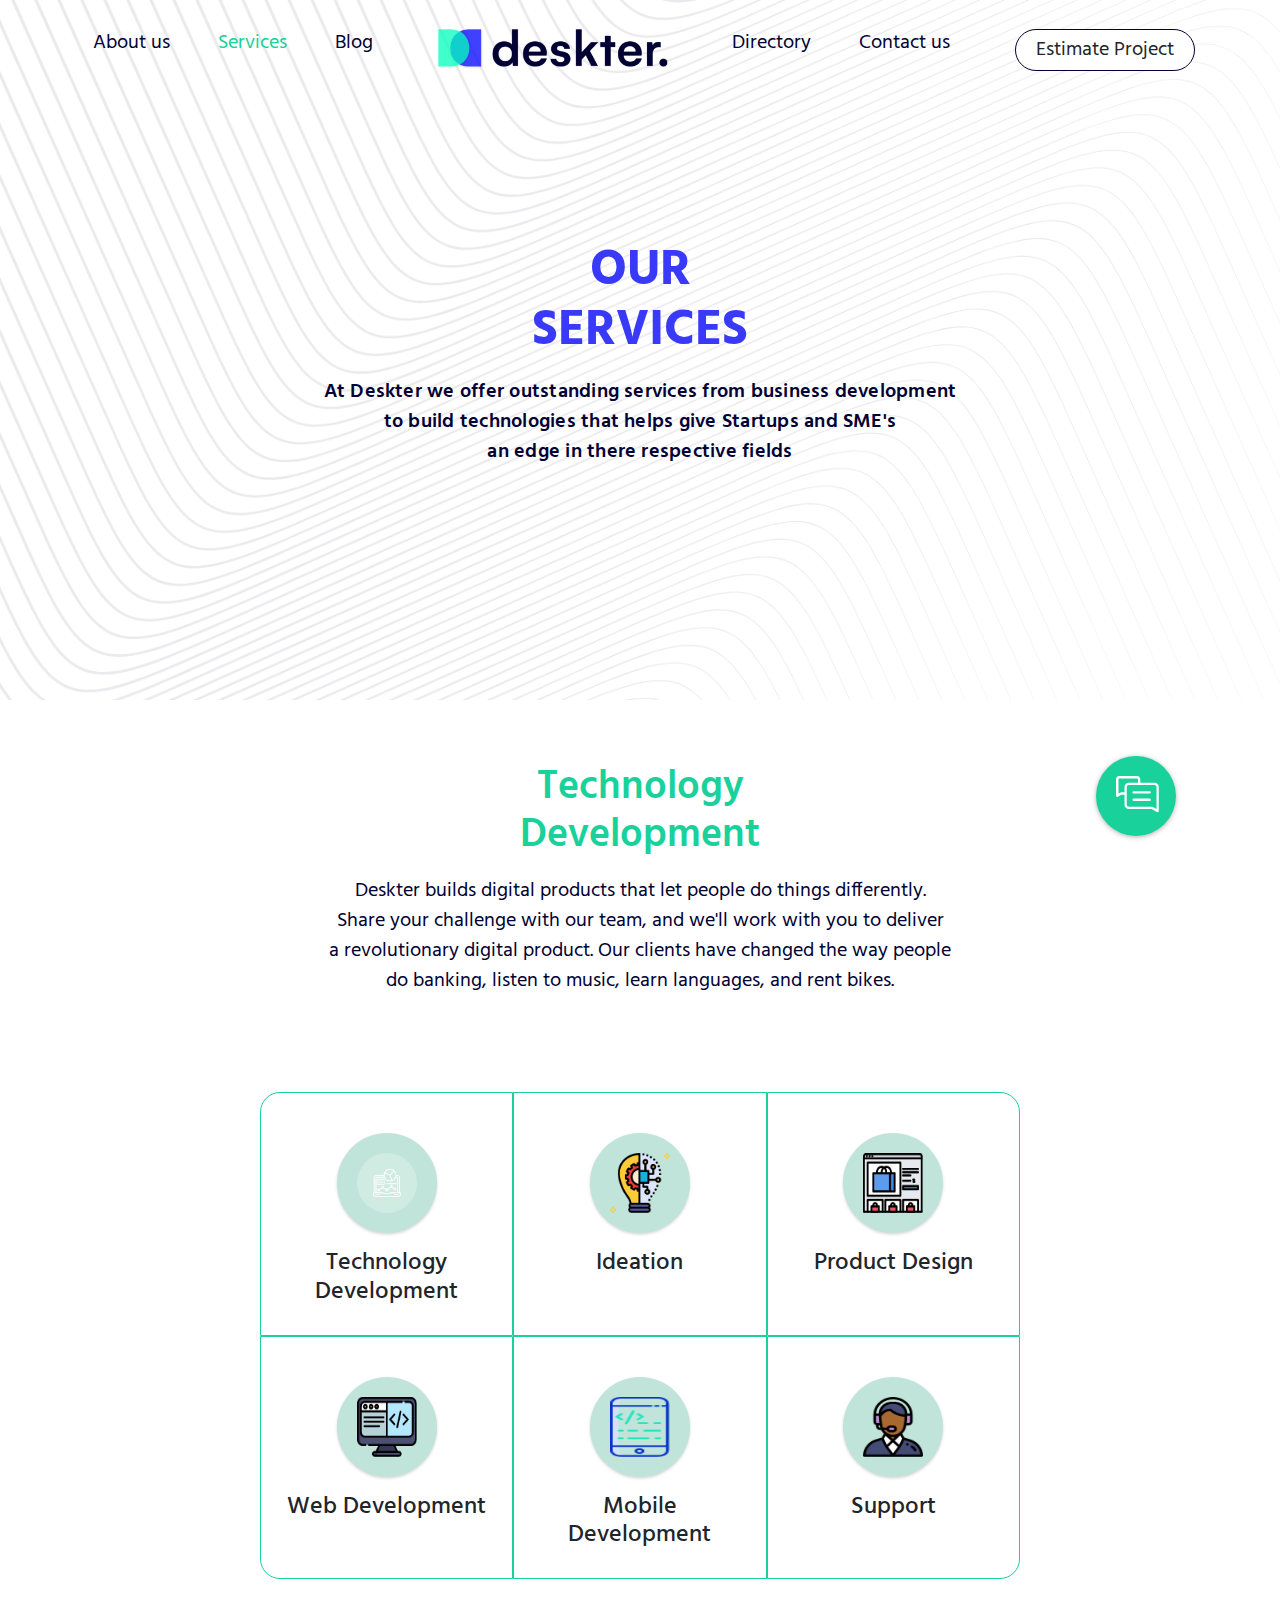
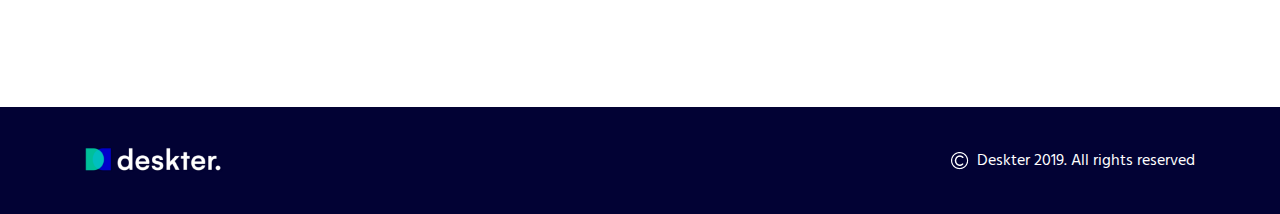
<file: services_technology.html>
<!DOCTYPE html>
<html lang="en">
<head>
    <meta charset="UTF-8">
    <meta name="viewport" content="width=device-width, initial-scale=1.0">
    <meta http-equiv="X-UA-Compatible" content="ie=edge">
    <link rel="stylesheet" href="./css/bootstrap.min.css">
    <link rel="stylesheet" href="./css/style.css">
    <title>Deskter | Services</title>
</head>
<body>
    <header class="header__section">
        <nav class="navbar navbar-expand-lg navbar-light">
            <div class="container">
                <a class="navbar-brand" href="#"><img src="./img/deskter_icon-mobile.png" alt="deskter icon"></a>
                <button class="navbar-toggler" type="button" data-toggle="collapse" data-target="#navbarTogglerDemo02" aria-controls="navbarTogglerDemo02" aria-expanded="false" aria-label="Toggle navigation">
                <span class="navbar-toggler-icon"></span>
                </button>
            
                <div class="collapse navbar-collapse" id="navbarTogglerDemo02">
                <ul class="navbar-nav mr-auto mt-2 mt-lg-0">
                    <li class="nav-item">
                        <a class="nav-link" href="index.html">About us <span class="sr-only">(current)</span></a>
                    </li>
                    <li class="nav-item">
                        <a class="nav-link active" href="services_business.html">Services</a>
                    </li>
                    <li class="nav-item">
                        <a class="nav-link" href="services_technology.html">Blog</a>
                    </li>
                    <li class="nav-item nav-item-icon">
                        <a class="nav-link" href="#"><img src="./img/deskter_icon.png" alt=""></a>
                    </li>
                    <li class="nav-item">
                            <a class="nav-link" href="estimate_technology.html">Directory</a>
                        </li>
                    <li class="nav-item">
                        <a class="nav-link" href="#">Contact us</a>
                    </li>
                </ul>
                <a href="estimate_business.html"><button class="btn btn-estimate my-2 my-sm-0" type="submit">Estimate Project</button></a>
                </div>
            </div>
        </nav>
        <div class="header__section-text">
            <h1 class="text-center">Our <br> Services</h1>
            <p class="text-center">At Deskter we offer outstanding services from business development <span class="hide"> <br> </span>
                to build technologies that helps give Startups and SME's <span class="hide"> <br> </span>
                an edge in there respective fields
            </p>
        </div>
        <div class="chat__icon-wrapper">
            <a href="#"><img src="./img/chat_icon-img.png" alt="" class="m-auto d-block"></a>
        </div>
    </header>
    <section>
        <div class="container">
            <main class="business__development business__development-tech">
                <h2 class="text-center">Technology <br>
                    Development
                </h2>
                <p class="text-center">Deskter builds digital products that let people do things differently. <span class="hide"> <br> </span>
                    Share your challenge with our team, and we'll work with you to deliver <span class="hide"> <br> </span>
                    a revolutionary digital product. Our clients have changed the way people <span class="hide"> <br> </span>
                    do banking, listen to music, learn languages, and rent bikes.
                </p>
            </main>
            <main class="technology__development-options">
                <div class="row">
                    <div class="col-md-2"></div>
                    <div class="col-md-8">
                        <div class="row row-inside">
                            <div class="col-md-4 border border-green">
                                <div class="options__img-wrapper options__img-wrapper--tech">
                                    <img src="./img/technology_development-img.png" alt="">
                                </div>
                                <h4>Technology Development</h4>
                            </div>
                            <div class="col-md-4 border border-green">
                                <div class="options__img-wrapper options__img-wrapper--tech">
                                    <img src="./img/ideation_img.png" alt="" class="m-auto d-block">
                                </div>
                                <h4>Ideation</h4>
                            </div>
                            <div class="col-md-4 border border-green">
                                <div class="options__img-wrapper options__img-wrapper--tech">
                                    <img src="./img/product_design-img.png" alt="" class="m-auto d-block">
                                </div>
                                <h4>Product Design</h4>
                            </div>
                            <div class="col-md-4 border border-green">
                                <div class="options__img-wrapper options__img-wrapper--tech">
                                    <img src="./img/web_development-img.png" alt="">
                                </div>
                                <h4>Web Development</h4>
                            </div>
                            <div class="col-md-4 border border-green">
                                <div class="options__img-wrapper options__img-wrapper--tech">
                                    <img src="./img/mobile_development-img.png" alt="" class="m-auto d-block">
                                </div>
                                <h4>Mobile Development</h4>
                            </div>
                            <div class="col-md-4 border border-green">
                                <div class="options__img-wrapper options__img-wrapper--tech">
                                    <img src="./img/support_img.png" alt="" class="m-auto d-block">
                                </div>
                                <h4>Support</h4>
                            </div>
                        </div>
                    </div>
                    <div class="col-md-2"></div>
                </div>
            </main>
        </div>
    </section>
    <footer class="footer__section">
        <div class="container">
            <div class="row footer__section-wrapper">
                <div class="col-md-6 footer__section-icon"><img src="./img/deskter_icon-footer.png" alt=""></div>
                <div class="col-md-6 footer__section-copyright"><img src="./img/copyright_icon.png" alt=""> &nbsp; Deskter 2019. All rights reserved</div>
            </div>
        </div>
    </footer>
</body>
</html>
</file>
<file: css/style.css>
@import url('https://fonts.googleapis.com/css?family=Hind:300,400,500,600,700&display=swap');
*{
    margin: 0;
    padding: 0;
    box-sizing: border-box;
}

:root {
    --theme-midnight: #010133;
    --theme-light-royal-blue: #3939f8;
    --theme-white: #ffffff;
    --theme-aqua-green: #19d19b;
}

body {
    font-family: 'Hind', Gelion;
}

/* Header Section */

.header__section {
    background-image: url('../img/header_img.png');
    height: 700px;
    background-size: cover;
    background-position: center;
}

/* Navbar */

.navbar {
    padding-top: 20px;
}

.navbar-brand {
    display: none;
}

.nav-item {
    margin-right: 2rem;
}

.nav-item-icon {
    margin-left: 1rem;
    margin-right: 3rem;
}

.nav-link {
    font-size: 20px;
    color: var(--theme-midnight) !important;
}

.active {
    color: var(--theme-aqua-green) !important;
}

.btn-estimate {
    font-size: 20px;
    padding: 5px 20px;
    background-color: var(--theme-white);
    border: solid 1px var(--theme-midnight);
    border-radius: 25px;
    transition: background-color 1s ease-in-out;
}

.btn-estimate-active {
    border: solid 1px var(--theme-aqua-green);
}

.btn-estimate:hover {
    background-color: var(--theme-aqua-green);
    border: 1px solid var(--theme-aqua-green);
    color: var(--theme-white) !important;
}

.header__section-text {
    display: flex;
    flex-direction: column;
    align-items: center;
    justify-content: center;
    height: 550px;
}

.header__section-text h1 {
    color: var(--theme-light-royal-blue);
    text-transform: uppercase;
    font-size: 50px;
    font-weight: 800;
    margin-bottom: 1rem;
}

.header__section-text p {
    color: #020234;
    letter-spacing: 0.24px;
    font-size: 20px;
    font-weight: 600;
}

.chat__icon-wrapper {
    background-color: var(--theme-aqua-green);
    z-index: 1;
    width: 80px;
    height: 80px;
    padding: 20px;
    border-radius: 50%;
    position: fixed;
    right: 6.5rem;
    bottom: 4rem;
    cursor: pointer;
    box-shadow: 0 1px 5px 0 #b1b1b1;
}

/* Footer Section */

.footer__section {
    display: flex;
    align-items: center;
    background-color: #020234;
    padding: 40px 0;
}

.footer__section-copyright {
    display: flex;
    align-items: center;
    justify-content: flex-end;
    color: var(--theme-white);
}

/* /////////////// */

/* For About Us Page */

.about__section {
    margin-top: 4rem;
}

.about__section-wrapper {
    position: relative;
    height: 610px;
}

.about__section h2 {
    color: var(--theme-midnight);
    font-size: 36px;
    margin-bottom: 1rem;
}

.about__section h3 {
    color: var(--theme-aqua-green);
    font-size: 32px;
    font-weight: 600;
}

.about__section p {
    color: var(--theme-midnight);
    font-size: 20px;
}

.about__img-wrapper {
    position: absolute;
    right: 0;
    bottom: 0;
}

.about__img-wrapper img {
    width: 100%;
}

.values__section {
    margin-top: 1rem;
    padding-top: 4rem;
    background-image: url('../img/values_img.png');
    height: 950px;
    background-size: cover;
    background-position: center;
}

.values__section h2 {
    color: var(--theme-midnight);
    font-size: 36px;
    text-align: right;
    margin-bottom: 1rem;
}

.values__section h3 {
    color: var(--theme-light-royal-blue);
    font-size: 32px;
    font-weight: 600;
    line-height: 1.5;
    text-align: right;
}

.values__section p {
    color: var(--theme-midnight);
    font-size: 20px;
    text-align: right;
}

.float-right {
    clear: both;
}

.div-circle {
    margin-top: 12rem;
}

.circle {
    width: 20px;
    height: 20px;
    border: solid 1px #707070;
    border-radius: 50%;
    clear: both;
}

.circle-dark {
    background-color: var(--theme-midnight);
}

.process__section {
    margin-top: 4rem;
}

.process__section h2 {
    color: var(--theme-midnight);
    font-size: 36px;
}

.process__section h3 {
    color: var(--theme-aqua-green);
    font-size: 32px;
    font-weight: 600;
    line-height: 1.5;
}

.process__section p {
    color: var(--theme-midnight);
    font-size: 20px;
}

.process__img-wrapper {
    margin-top: 3rem;
    display: flex;
    flex-direction: column;
    align-items: center;
    justify-content: center;
}

.process__img-wrapper img {
    width: 100%;
}

.process__section-deskter {
    font-size: 250px;
    font-weight: 600;
    opacity: 0.1;
    line-height: 0.3;
}

/* /////////////// */

/* For Services Page */

.business__development {
    margin-top: 4rem;
    display: flex;
    flex-direction: column;
    align-items: center;
    justify-content: center;
}

.business__development h2 {
    color: var(--theme-light-royal-blue);
    font-size: 40px;
    font-weight: 600;
    margin-bottom: 1rem;
}

.business__development-tech h2 {
    color: var(--theme-aqua-green);
}

.business__development p {
    color: var(--theme-midnight);
    font-size: 20px;
}

.business__development-options {
    margin-top: 5rem;
    margin-bottom: 8rem;
    display: flex;
    flex-wrap: wrap;
}

.business__development-options [class*="col-md-"] {
    padding-top: 40px;
    padding-bottom: 20px;
}

.technology__development-options {
    margin-top: 5rem;
    margin-bottom: 8rem;
    display: flex;
    flex-wrap: wrap;
}

.technology__development-options .row-inside [class*="col-md-"] {
    padding-top: 40px;
    padding-bottom: 20px;
}

.options__img-wrapper {
    background-color: #dbdbe2;
    border-radius: 50%;
    padding: 20px;
    width: 100px;
    margin: auto;
    box-shadow: 0 1.5px 3px 0 rgba(0, 0, 0, 0.16);
}

.options__img-wrapper--tech {
    background-color: #c0e4d9;
}

.options__img-wrapper img {
    width: 60px;
    height: 60px;
}

.business__development-options h4 {
    margin-top: 1rem;
    text-align: center;
}

.technology__development-options h4 {
    margin-top: 1rem;
    text-align: center;
}

.business__development-options [class*="col-md-"]:first-child {
    border-radius: 20px 0 0 0;
}

.business__development-options [class*="col-md-"]:nth-child(4) {
    border-radius: 0 20px 0 0;
}

.business__development-options [class*="col-md-"]:nth-child(5) {
    border-radius: 0 0 0 20px;
}

.business__development-options [class*="col-md-"]:last-child {
    border-radius: 0 0 20px 0;
}

.business__development-options [class*="col-md-"]:hover {
    background-color: var(--theme-light-royal-blue);
    color: var(--theme-white);
    cursor: pointer;
}

.business__development-options [class*="col-md-"]:hover .options__img-wrapper {
    margin-left: 20px;
    width: 80px;
    padding: 10px;
}

.business__development-options [class*="col-md-"]:hover .options__img-wrapper img {
    width: 60px;
}

.business__development-options [class*="col-md-"]:hover h4 {
    text-align: left;
    font-size: 28px;
}

.border-green {
    border-color: var(--theme-aqua-green) !important;
}

.technology__development-options .row-inside [class*="col-md-"]:first-child {
    border-radius: 20px 0 0 0;
}

.technology__development-options .row-inside [class*="col-md-"]:nth-child(3) {
    border-radius: 0 20px 0 0;
}

.technology__development-options .row-inside [class*="col-md-"]:nth-child(4) {
    border-radius: 0 0 0 20px;
}

.technology__development-options .row-inside [class*="col-md-"]:nth-child(6) {
    border-radius: 0 0 20px 0;
}

.technology__development-options .row-inside [class*="col-md-"]:hover {
    background-color: var(--theme-aqua-green);
    color: var(--theme-white);
    cursor: pointer;
}

.technology__development-options .row-inside [class*="col-md-"]:hover .options__img-wrapper {
    margin-left: 20px;
    width: 80px;
    padding: 10px;
}

.technology__development-options .row-inside [class*="col-md-"]:hover .options__img-wrapper img {
    width: 60px;
}

.technology__development-options .row-inside [class*="col-md-"]:hover h4 {
    text-align: left;
    font-size: 28px;
}

/* /////////////// */

/* For Estimate Page */

.what__business {
    margin-top: 4rem;
    display: flex;
    flex-direction: column;
    align-items: center;
    justify-content: center;
}

.what__business h2 {
    color: var(--theme-midnight);
    font-size: 30px;
    font-weight: 600;
}

.what__business .card {
    border-radius: 10px;
    box-shadow: 0 1.5px 4px 0 rgba(0, 0, 0, 0.16);
}

.what__business [class*="col-md-"] {
    margin-top: 2rem;
}

.what__business .col-md-12 h2 {
    margin-top: 3rem;
}

.what__business img {
    clear: both;
}

.what__business h4 {
    margin-top: 1.5rem;
    text-transform: uppercase;
    color: var(--theme-midnight);
    font-size: 21px;
    font-weight: 600;
}

.rectangle {
    width: 40px;
    height: 40px;
    border: solid 1px var(--theme-light-royal-blue);
    border-radius: 5px;
    opacity: 0.3;
    float: right;
}

.form__section {
    margin: 5rem 0;
}

.form__section-header {
    display: flex;
    flex-direction: column;
    align-items: center;
    justify-content: center;
}

.form__section-header h2 {
    color: var(--theme-midnight);
    font-size: 30px;
    font-weight: 600;
}

.form__section-header p {
    color: var(--theme-midnight);
    font-size: 20px;
}

.form__section-header p a {
    color: var(--theme-light-royal-blue);
}

.form__section-form {
    margin-top: 2rem;
}

.form__section-form label {
    color: var(--theme-light-royal-blue);
    font-size: 20px;
}

.form__section-form .form-control {
    border-top: none;
    border-left: none;
    border-right: none;
    border-bottom-color: var(--theme-light-royal-blue);
    border-radius: 0px;
}

.form__section-form p {
    color: var(--theme-midnight);
    font-size: 20px;
}

.form-check-label {
    color: var(--theme-midnight) !important;
}

.form__section-form button {
    margin-top: 2rem;
    font-size: 20px;
    padding: 10px 40px;
    background-color: var(--theme-aqua-green);
    color: var(--theme-white);
    border: solid 1px var(--theme-aqua-green);
    border-radius: 5px;
}

/* Media Queries */

@media only screen and (max-width: 1199px) {
	.nav-item {
        margin-right: 0.5rem;
    }
    
    .nav-item-icon {
        margin-left: 0;
        margin-right: 0;
    }
}

@media only screen and (max-width: 991px) {
    .navbar-brand {
        display: flex;
    }

    .navbar {
        padding-top: 0;
    }

    .process__section-deskter {
        font-size: 152px;
        line-height: 0.3;
    }
}

@media only screen and (max-width: 768px) {
    /* Header Section */
    .header__section {
        padding: 10px;
        height: 400px;
    }

    .header__section-text {
        height: 350px;
    }
    
    .header__section-text h1 {
        font-size: 30px;
    }
    
    .header__section-text p {
        font-size: 16px;
    }

	.chat__icon-wrapper {
        width: 65px;
        height: 65px;
        padding: 15px;
        right: 1rem;
        bottom: 1rem;
    }

    /* Footer Section */
    .footer__section {
        padding: 20px 0;
    }

    .footer__section-wrapper .col-md-6{
        display: flex;
        align-items: center;
        justify-content: center;
    }

    /* For About Us Page */
    .about__section {
        margin-top: 1rem;
    }

    .about__section-wrapper {
        height: 330px;
    }

    .about__section h2 {
        font-size: 24px;
    }

    .about__section h3 {
        font-size: 20px;
    }

    .about__section p {
        font-size: 16px;
    }

    .hide {
        display: none;
    }

    .values__section {
        padding-top: 1rem;
        height: 470px;
    }

    .values__section h2 {
        font-size: 24px;
        text-align: left;
    }

    .values__section h3 {
        font-size: 20px;
        line-height: 1.2;
        text-align: left;
    }

    .values__section p {
        font-size: 16px;
        text-align: left;
    }

    .div-circle {
        margin-top: 0;
    }

    .process__section {
        margin-top: 1rem;
    }

    .process__section h2 {
        font-size: 24px;
    }

    .process__section h3 {
        font-size: 20px;
        line-height: 1.2;
    }

    .process__section p {
        font-size: 16px;
    }

    .process__img-wrapper {
        margin-top: 1rem;
    }

    /* For Services Page */
    .business__development {
        margin: 1rem 0;
    }

    .business__development h2 {
        font-size: 24px;
    }

    .business__development p {
        font-size: 16px;
    }

    .business__development-options {
        margin: 1rem 0;
        padding: 0 20px;
    }

    .business__development-options [class*="col-md-"] {
        padding: 10px 0;
    }

    .technology__development-options {
        margin: 1rem 0;
        padding: 0 20px;
    }

    .technology__development-options .row-inside [class*="col-md-"] {
        padding: 10px 0;
    }

    .options__img-wrapper--first img {
        width: 50px;
    }

    .options__img-wrapper--first h4 {
        font-size: 20px;
    }

    .options__img-wrapper {
        padding: 10px;
        width: 80px;
    }

    .options__img-wrapper img {
        width: 50px;
        height: 50px;
    }

    .business__development-options h4 {
        font-size: 20px;
    }

    .business__development-options [class*="col-md-"]:first-child {
        border-radius: 0 0 0 0;
    }

    .business__development-options [class*="col-md-"]:nth-child(4) {
        border-radius: 0 0 0 0;
    }

    .business__development-options [class*="col-md-"]:nth-child(5) {
        border-radius: 0 0 0 0;
    }

    .business__development-options [class*="col-md-"]:last-child {
        border-radius: 0 0 0 0;
    }

    .technology__development-options h4 {
        font-size: 20px;
    }

    .technology__development-options .row-inside [class*="col-md-"]:first-child {
        border-radius: 0 0 0 0;
    }

    .technology__development-options .row-inside [class*="col-md-"]:nth-child(3) {
        border-radius: 0 0 0 0;
    }

    .technology__development-options .row-inside [class*="col-md-"]:nth-child(4) {
        border-radius: 0 0 0 0;
    }

    .technology__development-options .row-inside [class*="col-md-"]:nth-child(6) {
        border-radius: 0 0 0 0;
    }

    /* For Estimate Page */
    .what__business {
        margin-top: 1rem;
    }

    .what__business h2 {
        font-size: 24px;
    }

    .what__business .col-md-12 h2 {
        margin-top: 1rem;
    }

    .what__business img {
        width: 50px;
        height: 60px;
    }

    .what__business h4 {
        margin-top: 1rem;
        font-size: 18px;
    }

    .rectangle {
        width: 20px;
        height: 20px; 
    }

    .form__section {
        margin: 2rem 0;
    }

    .form__section-header h2 {
        font-size: 22px;
    }

    .form__section-header p {
        font-size: 16px;
    }

    .form__section-form {
        margin-top: 1rem;
    }

    .form__section-form label {
        font-size: 16px;
    }

    .form__section-form p {
        font-size: 16px;
    }
}

@media only screen and (max-width: 600px) {
    .process__section-deskter {
        font-size: 80px;
    }
}
</file>
